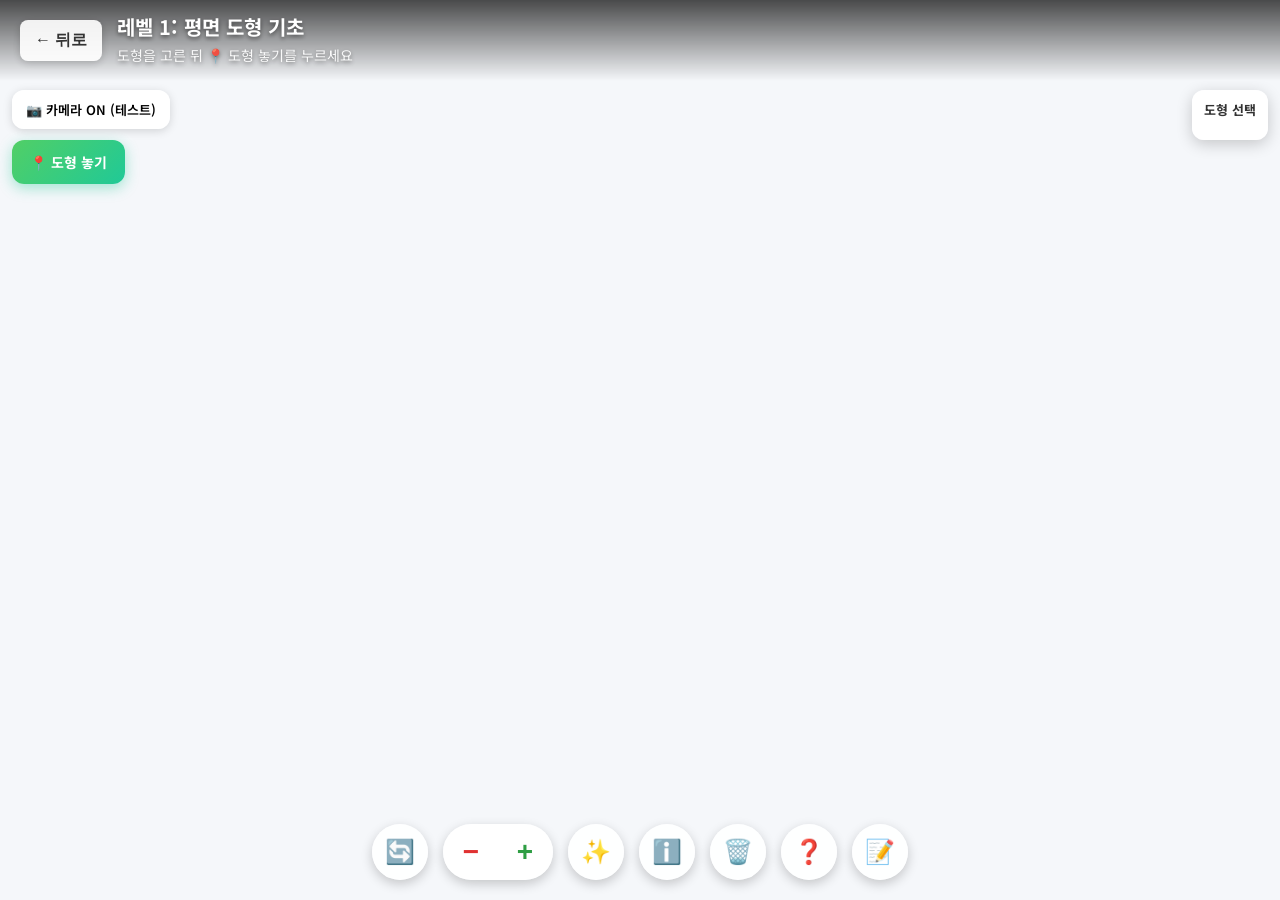
<file: ar-marker.html>
<!DOCTYPE html>
<html lang="ko">
<head>
  <meta charset="UTF-8">
  <meta name="viewport" content="width=device-width, initial-scale=1.0">
  <meta http-equiv="Cache-Control" content="no-cache, no-store, must-revalidate">
  <title>AR 학습 (마커) - 도형 왕국</title>
  <script>
    window.__AR_CAMERA_MODE__ = new URLSearchParams(location.search).get('mode') === 'camera';
  </script>
  <script src="https://aframe.io/releases/1.4.0/aframe.min.js"></script>
  <script>
    if (window.__AR_CAMERA_MODE__) {
      document.write('<script src="https://raw.githack.com/AR-js-org/AR.js/master/aframe/build/aframe-ar.js"><\/script>');
    }
  </script>
  <link rel="stylesheet" href="css/style.css">
  <link rel="stylesheet" href="css/ar-ui.css">
  <link href="https://fonts.googleapis.com/css2?family=Noto+Sans+KR:wght@400;500;600;700&display=swap" rel="stylesheet">
  <style>
    .camera-test-panel {
      position: absolute;
      bottom: 90px;
      left: 50%;
      transform: translateX(-50%);
      display: none;
      flex-wrap: wrap;
      gap: 8px;
      justify-content: center;
      max-width: 96%;
      z-index: 1002;
      pointer-events: auto;
    }
    body.mode-camera .camera-test-panel { display: flex; }
    body.mode-3d .camera-test-panel { display: none !important; }
    .camera-test-panel button {
      border: none;
      border-radius: 10px;
      padding: 10px 12px;
      font-family: inherit;
      font-size: 13px;
      font-weight: 600;
      cursor: pointer;
      background: rgba(255,255,255,.95);
      box-shadow: 0 2px 10px rgba(0,0,0,.2);
    }
    .camera-test-panel .sim-btn { background: #fff3bf; }
    .camera-test-panel .link-btn { background: #d0ebff; }
    body.mode-3d .marker-status { display: none !important; }
    body.mode-camera .marker-3d-only { display: none !important; }
    body.mode-camera #btn-delete,
    body.mode-camera #btn-info,
    body.mode-camera #btn-rotate { display: flex !important; }
    body.mode-3d #shape-selector,
    body.mode-3d #btn-place,
    body.mode-3d #scale-controls { display: flex !important; }
    body.mode-3d #shape-selector { display: block !important; }
    body.mode-3d #btn-highlight,
    body.mode-3d #btn-delete { display: flex !important; }
  </style>
</head>
<body class="ar-page">
  <script>document.body.classList.add(window.__AR_CAMERA_MODE__ ? 'mode-camera' : 'mode-3d');</script>

  <div class="ar-overlay">
    <div class="ar-header">
      <button class="btn-back" type="button" onclick="history.back()">← 뒤로</button>
      <div class="ar-info">
        <h2 id="level-title">레벨 1: 평면 도형 기초</h2>
        <p id="level-desc">도형을 고른 뒤 📍 도형 놓기를 누르세요</p>
      </div>
    </div>

    <div class="shape-info" id="shape-info" style="display: none;">
      <div class="shape-info-content">
        <h3 id="shape-name">도형</h3>
        <div class="shape-properties">
          <p class="prop-faces"><strong>면:</strong> <span id="shape-faces">-</span></p>
          <p class="prop-edges"><strong>모서리:</strong> <span id="shape-edges">-</span></p>
          <p class="prop-vertices"><strong>꼭짓점:</strong> <span id="shape-vertices">-</span></p>
          <p class="prop-sides"><strong>변:</strong> <span id="shape-sides">-</span></p>
        </div>
        <p class="shape-description" id="shape-description"></p>
        <div class="shape-formula"><strong id="shape-formula-label">공식:</strong> <span id="shape-volume">-</span></div>
      </div>
      <button class="btn-close" type="button" onclick="closeShapeInfo()">✕</button>
    </div>

    <div class="shape-selector marker-3d-only" id="shape-selector">
      <h4>도형 선택</h4>
      <div class="shape-buttons" id="shape-buttons"></div>
    </div>

    <button class="preview-mode-btn" id="mode-toggle-btn" type="button">📷 카메라 ON (테스트)</button>
    <button class="place-shape-btn marker-3d-only" id="btn-place" type="button" onclick="placeShape()">📍 도형 놓기</button>

    <div class="camera-test-panel" id="camera-test-panel">
      <button type="button" class="sim-btn" id="btn-sim" onclick="simulateMarker()">✨ 마커 시뮬레이션</button>
      <button type="button" class="link-btn" onclick="window.open('markers-test.html','_blank')">🖥 화면 마커 열기</button>
    </div>

    <div class="ar-controls">
      <button class="control-btn" id="btn-rotate" type="button" title="회전" onclick="toggleRotation()">🔄</button>
      <div class="scale-controls marker-3d-only" id="scale-controls" title="크기 조절">
        <button class="control-btn scale-btn" id="btn-scale-down" type="button" title="작게" onclick="scaleDown()">−</button>
        <button class="control-btn scale-btn" id="btn-scale-up" type="button" title="크게" onclick="scaleUp()">+</button>
      </div>
      <button class="control-btn marker-3d-only" id="btn-highlight" type="button" title="강조" onclick="toggleHighlight()">✨</button>
      <button class="control-btn" id="btn-info" type="button" title="정보" onclick="toggleShapeInfo()">ℹ️</button>
      <button class="control-btn marker-3d-only" id="btn-delete" type="button" title="삭제" onclick="deleteShape()">🗑️</button>
      <button class="control-btn" id="btn-help" type="button" title="도움말" onclick="showHelp()">❓</button>
      <button class="control-btn" id="btn-quiz" type="button" title="퀴즈" onclick="arController && arController.startQuiz()">📝</button>
    </div>

    <div class="marker-status" id="marker-status" style="display: none;">
      <p>📷 마커를 비추거나 시뮬레이션을 누르세요</p>
    </div>

    <div class="modal" id="help-modal" style="display: none;">
      <div class="modal-content">
        <h3>사용 방법</h3>
        <ol>
          <li><strong>기본은 카메라 없이</strong> 3D로 학습합니다.</li>
          <li>도형을 고른 뒤 <strong>📍 도형 놓기</strong>를 누르세요.</li>
          <li><strong>− / +</strong>로 크기, 🗑️로 삭제할 수 있습니다.</li>
          <li>마커·카메라 테스트는 <strong>카메라 ON (테스트)</strong>에서 하세요.</li>
          <li>인쇄 없이: <strong>마커 시뮬레이션</strong> 또는 <strong>화면 마커 열기</strong></li>
        </ol>
        <button class="btn btn-primary" type="button" onclick="closeHelp()">확인</button>
      </div>
    </div>
  </div>

  <div id="scene-root"></div>

  <script>
    (function buildScene() {
      var cameraMode = window.__AR_CAMERA_MODE__;
      var root = document.getElementById('scene-root');
      if (cameraMode) {
        root.innerHTML = [
          '<a-scene id="ar-scene" embedded',
          ' arjs="sourceType: webcam; debugUIEnabled: false; detectionMode: mono_and_matrix; matrixCodeType: 3x3;"',
          ' vr-mode-ui="enabled: false"',
          ' renderer="logarithmicDepthBuffer: true; precision: medium;"',
          ' loading-screen="enabled: false">',
          '  <a-entity id="camera-rig" position="0 0 0">',
          '    <a-entity camera look-controls wasd-controls="enabled: false"></a-entity>',
          '  </a-entity>',
          '  <a-marker preset="hiro" id="marker-hiro"></a-marker>',
          '  <a-marker preset="kanji" id="marker-kanji"></a-marker>',
          '  <a-marker preset="letterA" id="marker-letterA"></a-marker>',
          '  <a-entity id="ground-anchor" visible="false" position="0 0 0">',
          '    <a-plane id="ground-plane" class="ground-plane" rotation="-90 0 0" width="14" height="14"',
          '      material="color: #51CF66; opacity: 0.5; transparent: true; shader: flat"></a-plane>',
          '    <a-entity id="shapes-container"></a-entity>',
          '  </a-entity>',
          '</a-scene>'
        ].join('');
      } else {
        root.innerHTML = [
          '<a-scene id="ar-scene" embedded background="color: #D0EBFF"',
          ' vr-mode-ui="enabled: false" device-orientation-permission-ui="enabled: false"',
          ' renderer="antialias: true; colorManagement: true" loading-screen="enabled: false">',
          '  <a-entity id="camera-rig" position="0 2.4 4.5" rotation="-28 0 0">',
          '    <a-entity id="main-camera" camera="active: true"',
          '      look-controls="magicWindowTrackingEnabled: false; pointerLockEnabled: false"',
          '      wasd-controls="enabled: false"></a-entity>',
          '  </a-entity>',
          '  <a-entity light="type: ambient; color: #FFF; intensity: 0.85"></a-entity>',
          '  <a-entity light="type: directional; color: #FFF; intensity: 0.6" position="2 4 2"></a-entity>',
          '  <a-entity id="ground-anchor" position="0 0 0" visible="true">',
          '    <a-plane id="ground-plane" class="ground-plane" rotation="-90 0 0" width="14" height="14"',
          '      material="color: #51CF66; opacity: 0.55; transparent: true; shader: flat; side: double"></a-plane>',
          '    <a-entity id="shapes-container"></a-entity>',
          '  </a-entity>',
          '</a-scene>'
        ].join('');
      }
    })();
  </script>

  <script src="js/geometry-shapes.js"></script>
  <script src="js/ar-3d-helper.js?v=11"></script>
  <script src="js/ar-shape-controls.js?v=13"></script>
  <script src="js/ar-marker.js?v=13"></script>

  <script>
    function placeShape() { if (window.arController) arController.placeSelectedShape(); }
    function toggleShapeInfo() { if (window.arController) arController.toggleShapeInfo(); }
    function closeShapeInfo() { if (window.ARShapeControls) ARShapeControls.hideInfoPanel(); }
    function toggleRotation() { if (window.arController) arController.toggleRotation(); }
    function scaleUp() { if (window.arController) arController.scaleUp(); }
    function scaleDown() { if (window.arController) arController.scaleDown(); }
    function toggleHighlight() { if (window.arController) arController.toggleHighlight(); }
    function deleteShape() { if (window.arController) arController.deleteCurrentShape(); }
    function simulateMarker() { if (window.arController) arController.simulateNextMarker(); }
    function showHelp() { document.getElementById('help-modal').style.display = 'flex'; }
    function closeHelp() { document.getElementById('help-modal').style.display = 'none'; }
  </script>
</body>
</html>
</file>
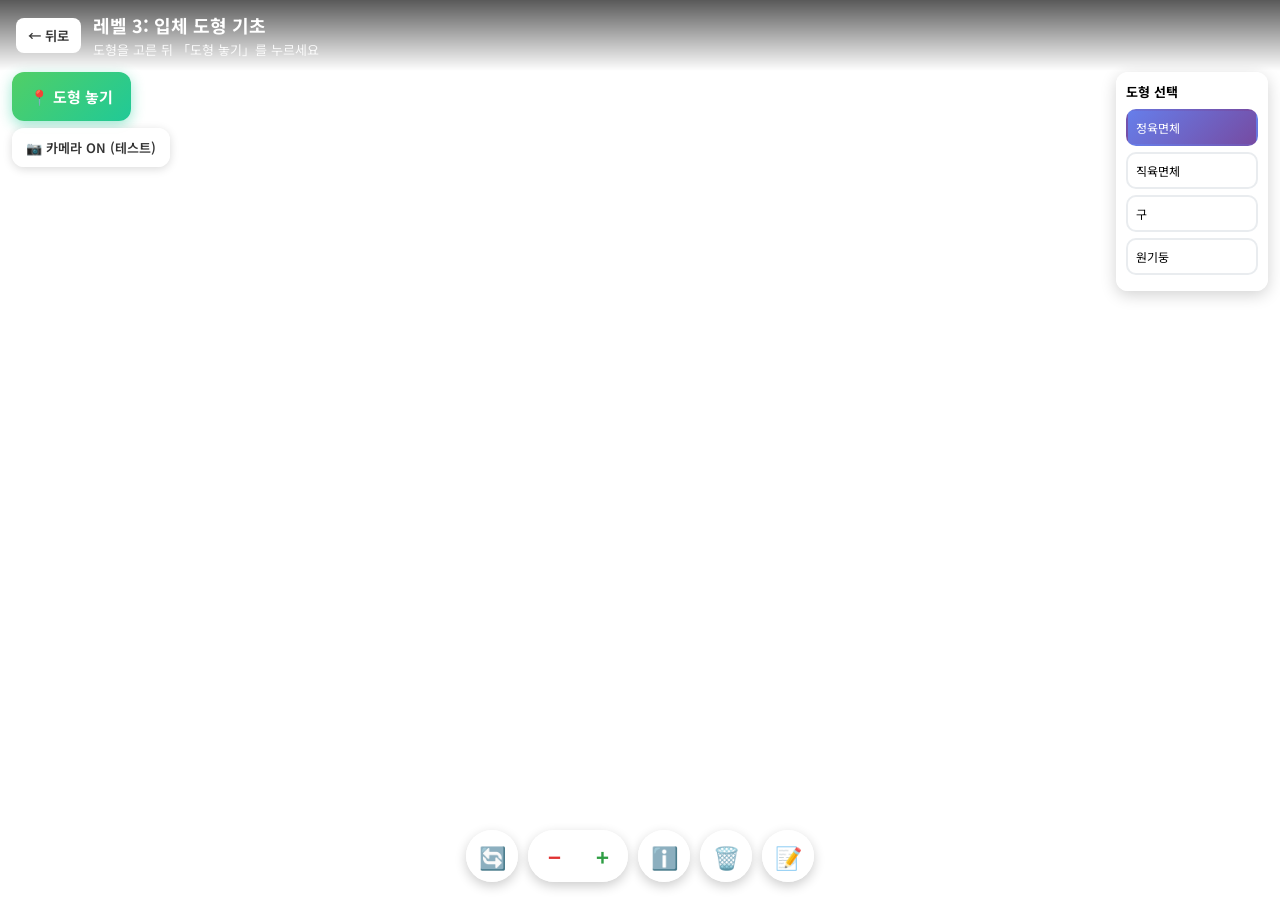
<file: ar-markerless.html>
<!DOCTYPE html>
<html lang="ko">
<head>
  <meta charset="UTF-8">
  <meta name="viewport" content="width=device-width, initial-scale=1.0">
  <meta http-equiv="Cache-Control" content="no-cache, no-store, must-revalidate">
  <meta http-equiv="Pragma" content="no-cache">
  <meta http-equiv="Expires" content="0">
  <title>입체 도형 학습 - 도형 왕국</title>
  <script src="https://aframe.io/releases/1.4.0/aframe.min.js"></script>
  <link href="https://fonts.googleapis.com/css2?family=Noto+Sans+KR:wght@400;500;600;700&display=swap" rel="stylesheet">
  <style>
    html, body { margin: 0; height: 100%; overflow: hidden; font-family: 'Noto Sans KR', sans-serif; }
    #ar-scene { position: fixed; inset: 0; width: 100%; height: 100%; z-index: 0; }
    .ui {
      position: fixed; inset: 0; z-index: 10; pointer-events: none;
    }
    .ui * { pointer-events: auto; }
    .ui-header {
      position: absolute; top: 0; left: 0; right: 0;
      display: flex; align-items: center; gap: 12px;
      padding: 12px 16px;
      background: linear-gradient(to bottom, rgba(0,0,0,.65), transparent);
      color: #fff;
    }
    .ui-header h2 { margin: 0; font-size: 18px; }
    .ui-header p { margin: 2px 0 0; font-size: 13px; opacity: .9; }
    .btn-back, .btn-place, .shape-btn, .ctrl-btn {
      border: none; cursor: pointer; font-family: inherit;
    }
    .btn-back {
      background: #fff; color: #333; border-radius: 8px; padding: 8px 12px; font-weight: 600;
    }
    .btn-place {
      position: absolute; top: 72px; left: 12px;
      background: linear-gradient(135deg, #51CF66, #20C997);
      color: #fff; font-weight: 700; font-size: 15px;
      padding: 14px 18px; border-radius: 12px;
      box-shadow: 0 4px 14px rgba(32,201,151,.45);
    }
    .btn-camera-test {
      position: absolute; top: 128px; left: 12px;
      background: rgba(255,255,255,.95);
      color: #333; font-weight: 600; font-size: 13px;
      padding: 10px 14px; border-radius: 12px;
      box-shadow: 0 2px 10px rgba(0,0,0,.15);
    }
    .shape-panel {
      position: absolute; top: 72px; right: 12px;
      background: rgba(255,255,255,.95); border-radius: 12px; padding: 10px;
      width: 132px; box-shadow: 0 4px 16px rgba(0,0,0,.18);
    }
    .shape-panel h4 { margin: 0 0 8px; font-size: 13px; }
    .shape-btn {
      display: flex; align-items: center; gap: 8px; width: 100%;
      margin-bottom: 6px; padding: 8px; border-radius: 10px;
      background: #fff; border: 2px solid #e9ecef; font-size: 12px;
    }
    .shape-btn.active {
      background: linear-gradient(135deg, #667eea, #764ba2);
      color: #fff; border-color: transparent;
    }
    .controls {
      position: absolute; bottom: 18px; left: 50%; transform: translateX(-50%);
      display: flex; gap: 10px; align-items: center;
    }
    .ctrl-btn {
      width: 52px; height: 52px; border-radius: 50%;
      background: rgba(255,255,255,.95); font-size: 22px;
      box-shadow: 0 4px 12px rgba(0,0,0,.2);
    }
    .scale-box {
      display: flex; gap: 4px; background: rgba(255,255,255,.95);
      border-radius: 26px; padding: 4px; box-shadow: 0 4px 12px rgba(0,0,0,.2);
    }
    .scale-box .ctrl-btn { width: 44px; height: 44px; box-shadow: none; background: transparent; font-weight: 700; }
    #btn-minus { color: #e03131; }
    #btn-plus { color: #2f9e44; }
    .toast {
      position: fixed; bottom: 90px; left: 50%; transform: translateX(-50%);
      background: rgba(0,0,0,.85); color: #fff; padding: 10px 18px;
      border-radius: 20px; font-size: 14px; z-index: 20; pointer-events: none;
    }
    .info-panel {
      display: none; position: absolute; top: 72px; left: 50%; transform: translateX(-50%);
      background: rgba(255,255,255,.96); border-radius: 12px; padding: 12px 16px;
      min-width: 220px; box-shadow: 0 4px 16px rgba(0,0,0,.2); font-size: 13px;
    }
    .info-panel.visible { display: block; }
    .info-panel h3 { margin: 0 0 6px; font-size: 16px; }
  </style>
</head>
<body>
  <div class="ui">
    <div class="ui-header">
      <button class="btn-back" type="button" id="btn-back">← 뒤로</button>
      <div>
        <h2 id="level-title">레벨 3: 입체 도형</h2>
        <p id="level-desc">도형을 고른 뒤 「도형 놓기」를 누르세요</p>
      </div>
    </div>

    <button class="btn-place" type="button" id="btn-place">📍 도형 놓기</button>
    <button class="btn-place btn-camera-test" type="button" id="btn-camera-test">📷 카메라 ON (테스트)</button>

    <div class="shape-panel" id="shape-panel">
      <h4>도형 선택</h4>
      <div id="shape-buttons"></div>
    </div>

    <div class="info-panel" id="info-panel">
      <h3 id="info-name">-</h3>
      <p>면: <span id="info-faces">-</span> / 모서리: <span id="info-edges">-</span> / 꼭짓점: <span id="info-vertices">-</span></p>
      <p id="info-desc">-</p>
      <p>부피: <span id="info-formula">-</span></p>
      <button type="button" id="btn-info-close" style="margin-top:6px;">닫기</button>
    </div>

    <div class="controls">
      <button class="ctrl-btn" type="button" id="btn-rotate" title="회전">🔄</button>
      <div class="scale-box">
        <button class="ctrl-btn" type="button" id="btn-minus" title="작게">−</button>
        <button class="ctrl-btn" type="button" id="btn-plus" title="크게">+</button>
      </div>
      <button class="ctrl-btn" type="button" id="btn-info" title="정보">ℹ️</button>
      <button class="ctrl-btn" type="button" id="btn-delete" title="삭제">🗑️</button>
      <button class="ctrl-btn" type="button" id="btn-quiz" title="퀴즈">📝</button>
    </div>
  </div>

  <a-scene
    id="ar-scene"
    embedded
    background="color: #B2F2BB"
    vr-mode-ui="enabled: false"
    device-orientation-permission-ui="enabled: false"
    loading-screen="enabled: false"
    renderer="antialias: true; colorManagement: true">

    <a-entity id="rig" position="0 2.2 5" rotation="-25 0 0">
      <a-entity
        id="cam"
        camera="active: true"
        look-controls="magicWindowTrackingEnabled: false; pointerLockEnabled: false"
        wasd-controls="enabled: false"
        cursor="rayOrigin: mouse; fuse: false"
        raycaster="objects: .placed-shape, #ground, a-box, a-sphere, a-cylinder, a-cone, a-plane; far: 100">
      </a-entity>
    </a-entity>

    <a-entity light="type: ambient; intensity: 0.9"></a-entity>
    <a-entity light="type: directional; intensity: 0.7" position="2 5 3"></a-entity>

    <a-plane
      id="ground"
      position="0 0 0"
      rotation="-90 0 0"
      width="16"
      height="16"
      color="#51CF66"
      opacity="0.7"
      material="transparent: true; shader: flat; side: double">
    </a-plane>

    <a-entity id="shapes"></a-entity>
  </a-scene>

  <script>
(function () {
  'use strict';

  var LEVEL_SHAPES = {
    3: [
      { type: 'cube', name: '정육면체', color: '#845EF7', faces: 6, edges: 12, vertices: 8, formula: 'a³', desc: '모든 면이 정사각형인 입체' },
      { type: 'box', name: '직육면체', color: '#51CF66', faces: 6, edges: 12, vertices: 8, formula: '가로×세로×높이', desc: '직사각형 면으로 이루어진 입체' },
      { type: 'sphere', name: '구', color: '#FF6B6B', faces: 1, edges: 0, vertices: 0, formula: '4/3πr³', desc: '모든 점이 중심에서 같은 거리' },
      { type: 'cylinder', name: '원기둥', color: '#20C997', faces: 3, edges: 2, vertices: 0, formula: 'πr²h', desc: '원 밑면과 옆면으로 이루어진 입체' }
    ],
    4: [
      { type: 'prism', name: '육각기둥', color: '#339AF0', faces: 8, edges: 18, vertices: 12, formula: '밑넓이×높이', desc: '육각형 밑면의 각기둥' },
      { type: 'pyramid', name: '사각뿔', color: '#FF922B', faces: 5, edges: 8, vertices: 5, formula: '1/3×밑넓이×높이', desc: '사각형 밑면과 삼각형 옆면' },
      { type: 'cone', name: '원뿔', color: '#F06595', faces: 2, edges: 1, vertices: 1, formula: '1/3πr²h', desc: '원 밑면과 꼭짓점' },
      { type: 'cube', name: '정육면체', color: '#845EF7', faces: 6, edges: 12, vertices: 8, formula: 'a³', desc: '모든 면이 정사각형인 입체' }
    ]
  };

  var params = new URLSearchParams(window.location.search);
  var levelId = parseInt(params.get('level'), 10) || 3;
  if (levelId < 3) levelId = 3;
  if (levelId > 4) levelId = 4;

  var shapes = LEVEL_SHAPES[levelId] || LEVEL_SHAPES[3];
  var selectedType = shapes[0].type;
  var selectedColor = shapes[0].color;
  var placed = [];
  var current = null;
  var rotating = false;
  var placeIndex = 0;

  function $(id) { return document.getElementById(id); }

  function toast(msg) {
    var old = document.querySelector('.toast');
    if (old) old.remove();
    var el = document.createElement('div');
    el.className = 'toast';
    el.textContent = msg;
    document.body.appendChild(el);
    setTimeout(function () { el.remove(); }, 1800);
  }

  function getInfo(type) {
    for (var i = 0; i < shapes.length; i++) {
      if (shapes[i].type === type) return shapes[i];
    }
    return shapes[0];
  }

  function buildButtons() {
    var box = $('shape-buttons');
    box.innerHTML = '';
    shapes.forEach(function (s, idx) {
      var btn = document.createElement('button');
      btn.type = 'button';
      btn.className = 'shape-btn' + (idx === 0 ? ' active' : '');
      btn.dataset.type = s.type;
      btn.dataset.color = s.color;
      btn.textContent = s.name;
      btn.addEventListener('click', function () {
        selectedType = s.type;
        selectedColor = s.color;
        document.querySelectorAll('.shape-btn').forEach(function (b) {
          b.classList.toggle('active', b.dataset.type === s.type);
        });
        toast(s.name + ' 선택');
      });
      box.appendChild(btn);
    });
  }

  function makeShapeEntity(type, color) {
    var el;
    if (type === 'cube') {
      el = document.createElement('a-box');
      el.setAttribute('width', '0.9');
      el.setAttribute('height', '0.9');
      el.setAttribute('depth', '0.9');
    } else if (type === 'box') {
      el = document.createElement('a-box');
      el.setAttribute('width', '1.3');
      el.setAttribute('height', '0.7');
      el.setAttribute('depth', '0.9');
    } else if (type === 'sphere') {
      el = document.createElement('a-sphere');
      el.setAttribute('radius', '0.45');
    } else if (type === 'cylinder') {
      el = document.createElement('a-cylinder');
      el.setAttribute('radius', '0.4');
      el.setAttribute('height', '0.9');
    } else if (type === 'cone') {
      el = document.createElement('a-cone');
      el.setAttribute('radius-bottom', '0.45');
      el.setAttribute('radius-top', '0');
      el.setAttribute('height', '0.9');
    } else if (type === 'pyramid') {
      el = document.createElement('a-cone');
      el.setAttribute('radius-bottom', '0.55');
      el.setAttribute('radius-top', '0');
      el.setAttribute('height', '0.9');
      el.setAttribute('segments-radial', '4');
    } else if (type === 'prism') {
      el = document.createElement('a-cylinder');
      el.setAttribute('radius', '0.45');
      el.setAttribute('height', '0.9');
      el.setAttribute('segments-radial', '6');
    } else {
      el = document.createElement('a-box');
      el.setAttribute('width', '0.9');
      el.setAttribute('height', '0.9');
      el.setAttribute('depth', '0.9');
    }
    el.setAttribute('color', color);
    el.setAttribute('shadow', 'cast: true');
    el.classList.add('placed-shape');
    el.dataset.shapeType = type;
    el.dataset.baseScale = '1';
    return el;
  }

  function groundY(type) {
    if (type === 'sphere') return 0.45;
    if (type === 'cylinder' || type === 'cone' || type === 'pyramid' || type === 'prism') return 0.45;
    if (type === 'box') return 0.35;
    return 0.45;
  }

  function defaultPos(index, type) {
    var col = index % 3;
    var row = Math.floor(index / 3);
    return {
      x: (col - 1) * 1.3,
      y: groundY(type),
      z: -0.3 - row * 1.3
    };
  }

  function clearSelection() {
    placed.forEach(function (item) {
      item.el.removeAttribute('animation__pulse');
      item.el.querySelectorAll('.sel-ring, .selection-ring').forEach(function (ring) {
        if (ring.parentNode) ring.parentNode.removeChild(ring);
      });
      var s = parseFloat(item.el.dataset.baseScale || '1');
      item.el.setAttribute('scale', s + ' ' + s + ' ' + s);
    });
  }

  function selectEntity(el) {
    if (!el) return;
    clearSelection();
    current = el;
    var s = parseFloat(el.dataset.baseScale || '1');
    el.setAttribute('scale', (s * 1.08) + ' ' + (s * 1.08) + ' ' + (s * 1.08));

    var info = getInfo(el.dataset.shapeType);
    selectedType = info.type;
    selectedColor = info.color;
    document.querySelectorAll('.shape-btn').forEach(function (b) {
      b.classList.toggle('active', b.dataset.type === info.type);
    });
    updateInfoPanel(info);
  }

  function updateInfoPanel(info) {
    $('info-name').textContent = info.name;
    $('info-faces').textContent = info.faces + '개';
    $('info-edges').textContent = info.edges + '개';
    $('info-vertices').textContent = info.vertices + '개';
    $('info-desc').textContent = info.desc;
    $('info-formula').textContent = info.formula;
  }

  function placeShape() {
    var container = $('shapes');
    if (!container) {
      toast('화면을 불러오는 중입니다');
      return;
    }
    if (typeof AFRAME === 'undefined') {
      toast('3D 엔진 로딩 중입니다. 잠시 후 다시 눌러주세요');
      return;
    }

    var info = getInfo(selectedType);
    var el = makeShapeEntity(selectedType, selectedColor);
    var pos = defaultPos(placeIndex, selectedType);
    placeIndex += 1;

    el.setAttribute('position', pos.x + ' ' + pos.y + ' ' + pos.z);
    container.appendChild(el);
    placed.push({ el: el, type: selectedType });

    // 클릭으로 선택
    el.addEventListener('click', function (ev) {
      ev.stopPropagation();
      selectEntity(el);
      toast(info.name + ' 선택됨');
    });

    selectEntity(el);
    toast(info.name + ' 배치 완료!');
  }

  function scaleBy(delta) {
    if (!current) {
      toast('먼저 도형을 놓거나 선택하세요');
      return;
    }
    var s = parseFloat(current.dataset.baseScale || '1');
    s = Math.max(0.3, Math.min(2.0, s + delta));
    current.dataset.baseScale = String(s);
    var show = s * 1.08;
    current.setAttribute('scale', show + ' ' + show + ' ' + show);
    toast('크기 ' + (delta > 0 ? '+' : '−') + ' (' + s.toFixed(1) + ')');
  }

  var rotDragging = false;
  var rotLastX = 0;
  var rotLastY = 0;
  var rotBound = false;

  function setLookControls(enabled) {
    var cam = $('cam');
    if (!cam) return;
    if (enabled) {
      cam.setAttribute('look-controls', 'enabled: true; magicWindowTrackingEnabled: false; pointerLockEnabled: false');
    } else {
      cam.setAttribute('look-controls', 'enabled: false');
    }
  }

  function applyDragRotation(dx, dy) {
    if (!current) return;
    var rot = current.getAttribute('rotation') || { x: 0, y: 0, z: 0 };
    var x = Number(rot.x) || 0;
    var y = Number(rot.y) || 0;
    var z = Number(rot.z) || 0;
    var speed = 0.6;
    y -= dx * speed;
    x += dy * speed;
    current.setAttribute('rotation', x + ' ' + y + ' ' + z);
  }

  function bindDragRotate() {
    if (rotBound) return;
    rotBound = true;

    function isUi(t) {
      return !!(t && t.closest && t.closest('button, .ui, .shape-panel, .info-panel, .controls, .btn-place, .btn-camera-test'));
    }

    window.addEventListener('mousedown', function (e) {
      if (!rotating || !current || isUi(e.target)) return;
      rotDragging = true;
      rotLastX = e.clientX;
      rotLastY = e.clientY;
      setLookControls(false);
      document.body.style.cursor = 'grabbing';
    }, true);

    window.addEventListener('mousemove', function (e) {
      if (!rotDragging || !rotating || !current) return;
      applyDragRotation(e.clientX - rotLastX, e.clientY - rotLastY);
      rotLastX = e.clientX;
      rotLastY = e.clientY;
    }, true);

    window.addEventListener('mouseup', function () {
      if (!rotDragging) return;
      rotDragging = false;
      document.body.style.cursor = rotating ? 'grab' : '';
      if (!rotating) setLookControls(true);
    }, true);

    window.addEventListener('touchstart', function (e) {
      if (!rotating || !current || isUi(e.target)) return;
      var t = e.touches[0];
      if (!t) return;
      rotDragging = true;
      rotLastX = t.clientX;
      rotLastY = t.clientY;
      setLookControls(false);
      if (e.cancelable) e.preventDefault();
    }, { capture: true, passive: false });

    window.addEventListener('touchmove', function (e) {
      if (!rotDragging || !rotating || !current) return;
      var t = e.touches[0];
      if (!t) return;
      applyDragRotation(t.clientX - rotLastX, t.clientY - rotLastY);
      rotLastX = t.clientX;
      rotLastY = t.clientY;
      if (e.cancelable) e.preventDefault();
    }, { capture: true, passive: false });

    window.addEventListener('touchend', function () {
      if (!rotDragging) return;
      rotDragging = false;
      document.body.style.cursor = rotating ? 'grab' : '';
      if (!rotating) setLookControls(true);
    }, true);
  }

  function toggleRotate() {
    if (!current) {
      toast('먼저 도형을 놓거나 선택하세요');
      return;
    }
    current.removeAttribute('animation');
    rotating = !rotating;
    bindDragRotate();
    if (rotating) {
      document.getElementById('btn-rotate').classList.add('active');
      document.body.style.cursor = 'grab';
      toast('회전 모드 ON — 마우스로 드래그하세요');
    } else {
      document.getElementById('btn-rotate').classList.remove('active');
      document.body.style.cursor = '';
      setLookControls(true);
      toast('회전 모드 OFF');
    }
  }

  function deleteCurrent() {
    if (!current) {
      toast('먼저 도형을 선택하세요');
      return;
    }
    var name = getInfo(current.dataset.shapeType).name;
    var el = current;
    placed = placed.filter(function (p) { return p.el !== el; });
    if (el.parentNode) el.parentNode.removeChild(el);
    current = null;
    rotating = false;
    $('info-panel').classList.remove('visible');
    if (placed.length) {
      selectEntity(placed[placed.length - 1].el);
    }
    toast(name + '을(를) 삭제했습니다');
  }

  function toggleInfo() {
    if (!current) {
      toast('먼저 도형을 놓거나 선택하세요');
      return;
    }
    var panel = $('info-panel');
    panel.classList.toggle('visible');
    if (panel.classList.contains('visible')) {
      updateInfoPanel(getInfo(current.dataset.shapeType));
    }
  }

  // UI 연결
  $('btn-back').onclick = function () { history.back(); };
  $('btn-place').onclick = function (e) {
    e.preventDefault();
    e.stopPropagation();
    if (rotating) {
      toast('회전 모드에서는 도형을 놓을 수 없습니다. 🔄를 다시 누르세요');
      return;
    }
    placeShape();
  };
  $('btn-plus').onclick = function () { scaleBy(0.2); };
  $('btn-minus').onclick = function () { scaleBy(-0.2); };
  $('btn-rotate').onclick = toggleRotate;
  $('btn-delete').onclick = deleteCurrent;
  $('btn-info').onclick = toggleInfo;
  $('btn-info-close').onclick = function () { $('info-panel').classList.remove('visible'); };
  $('btn-quiz').onclick = function () { location.href = 'quiz.html?level=' + levelId; };
  $('btn-camera-test').onclick = function () {
    toast('마커·카메라 테스트는 레벨 1–2에서 하세요');
    setTimeout(function () {
      location.href = 'ar-marker.html?level=1&mode=camera';
    }, 900);
  };

  // 바닥 클릭으로도 배치 (회전 모드가 아닐 때만)
  var ground = $('ground');
  if (ground) {
    ground.addEventListener('click', function () {
      if (rotating) return;
      placeShape();
    });
  }

  // 제목
  $('level-title').textContent = levelId === 4 ? '레벨 4: 입체 도형 심화' : '레벨 3: 입체 도형 기초';
  buildButtons();

  // A-Frame 로드 후 안내 + 샘플 도형 1개 자동 배치
  function readyCheck(tries) {
    tries = tries || 0;
    var scene = $('ar-scene');
    var container = $('shapes');

    if (typeof AFRAME === 'undefined' || !scene || !container) {
      if (tries < 20) {
        setTimeout(function () { readyCheck(tries + 1); }, 300);
      } else {
        toast('3D 엔진을 불러오지 못했습니다. 인터넷 연결을 확인하세요');
      }
      return;
    }

    function onSceneReady() {
      toast('도형을 고른 뒤 「📍 도형 놓기」를 누르세요');
      // 화면에 바로 보이도록 샘플 1개 배치
      if (placed.length === 0) {
        placeShape();
      }
    }

    if (scene.hasLoaded) {
      onSceneReady();
    } else {
      scene.addEventListener('loaded', onSceneReady);
      // 혹시 loaded 이벤트를 놓친 경우
      setTimeout(function () {
        if (placed.length === 0) onSceneReady();
      }, 1500);
    }
  }
  readyCheck();
})();
  </script>
</body>
</html>
</file>
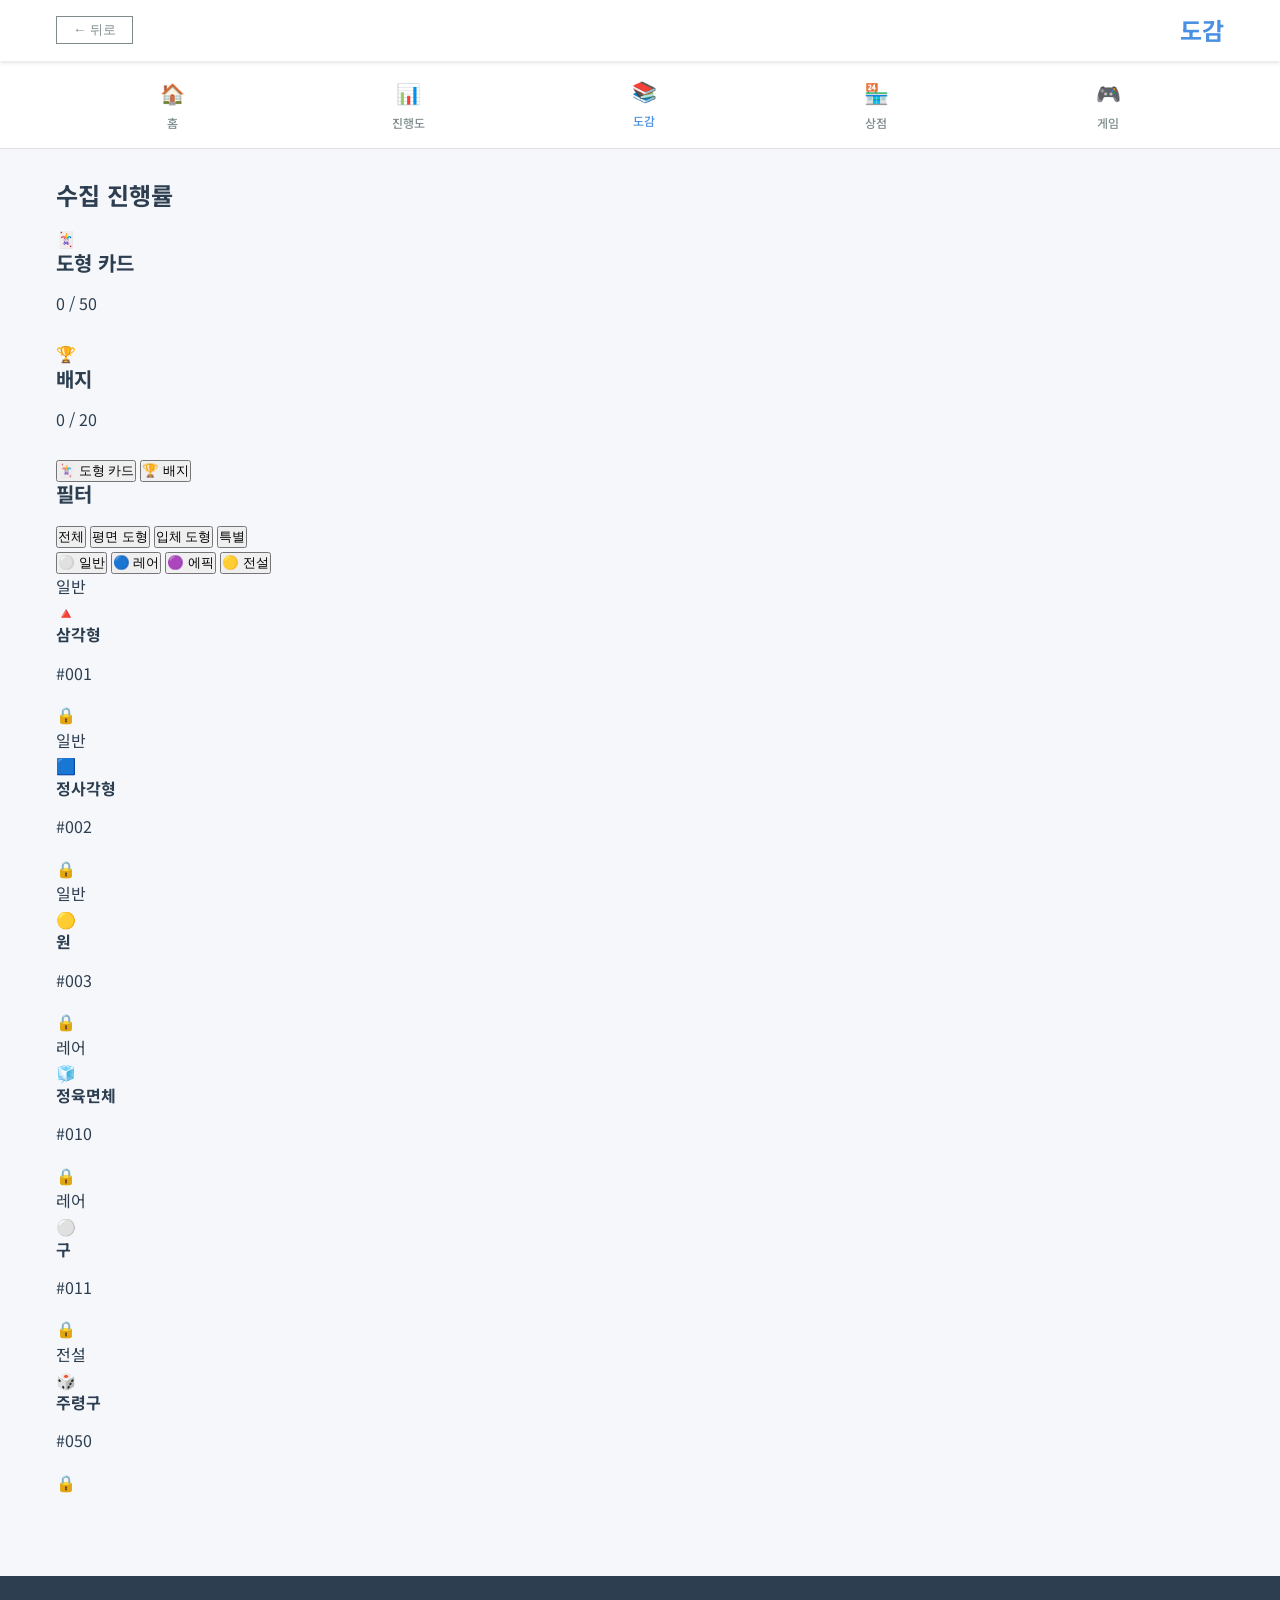
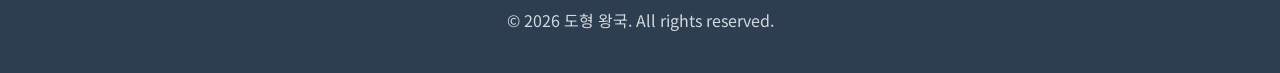
<file: collection.html>
<!DOCTYPE html>
<html lang="ko">
<head>
  <meta charset="UTF-8">
  <meta name="viewport" content="width=device-width, initial-scale=1.0">
  <meta name="description" content="도형 카드와 배지를 수집하세요">
  <title>도감 - 도형 왕국</title>
  
  <!-- CSS -->
  <link rel="stylesheet" href="css/style.css">
  <link rel="stylesheet" href="css/responsive.css">
  
  <!-- Google Fonts -->
  <link href="https://fonts.googleapis.com/css2?family=Noto+Sans+KR:wght@400;500;600;700&display=swap" rel="stylesheet">
</head>
<body class="collection-page">
  <!-- 헤더 -->
  <header class="header">
    <div class="container">
      <button class="btn-back" onclick="history.back()">← 뒤로</button>
      <h1>도감</h1>
    </div>
  </header>

  <!-- 네비게이션 -->
  <nav class="nav">
    <div class="container">
      <ul class="nav-list">
        <li class="nav-item">
          <a href="index.html">
            <span class="icon">🏠</span>
            <span class="text">홈</span>
          </a>
        </li>
        <li class="nav-item">
          <a href="progress.html">
            <span class="icon">📊</span>
            <span class="text">진행도</span>
          </a>
        </li>
        <li class="nav-item active">
          <a href="collection.html">
            <span class="icon">📚</span>
            <span class="text">도감</span>
          </a>
        </li>
        <li class="nav-item">
          <a href="shop.html">
            <span class="icon">🏪</span>
            <span class="text">상점</span>
          </a>
        </li>
        <li class="nav-item">
          <a href="minigames.html">
            <span class="icon">🎮</span>
            <span class="text">게임</span>
          </a>
        </li>
      </ul>
    </div>
  </nav>

  <!-- 메인 콘텐츠 -->
  <main class="main">
    <div class="container">
      <!-- 수집 진행률 -->
      <section class="collection-progress">
        <h2>수집 진행률</h2>
        <div class="progress-cards">
          <div class="progress-card">
            <div class="progress-icon">🃏</div>
            <div class="progress-info">
              <h3>도형 카드</h3>
              <p class="progress-count"><span id="cards-collected">0</span> / 50</p>
              <div class="progress-bar-container">
                <div class="progress-bar" id="cards-progress-bar" style="width: 0%"></div>
              </div>
            </div>
          </div>
          <div class="progress-card">
            <div class="progress-icon">🏆</div>
            <div class="progress-info">
              <h3>배지</h3>
              <p class="progress-count"><span id="badges-collected">0</span> / 20</p>
              <div class="progress-bar-container">
                <div class="progress-bar" id="badges-progress-bar" style="width: 0%"></div>
              </div>
            </div>
          </div>
        </div>
      </section>

      <!-- 탭 메뉴 -->
      <section class="collection-tabs">
        <button class="tab-btn active" data-tab="cards" onclick="switchTab('cards')">
          🃏 도형 카드
        </button>
        <button class="tab-btn" data-tab="badges" onclick="switchTab('badges')">
          🏆 배지
        </button>
      </section>

      <!-- 도형 카드 탭 -->
      <section class="tab-content active" id="cards-tab">
        <div class="filter-section">
          <h3>필터</h3>
          <div class="filter-buttons">
            <button class="filter-btn active" data-filter="all" onclick="filterCards('all')">전체</button>
            <button class="filter-btn" data-filter="2d" onclick="filterCards('2d')">평면 도형</button>
            <button class="filter-btn" data-filter="3d" onclick="filterCards('3d')">입체 도형</button>
            <button class="filter-btn" data-filter="special" onclick="filterCards('special')">특별</button>
          </div>
          <div class="rarity-filters">
            <button class="rarity-btn" data-rarity="common" onclick="filterByRarity('common')">
              <span class="rarity-icon common">⚪</span> 일반
            </button>
            <button class="rarity-btn" data-rarity="rare" onclick="filterByRarity('rare')">
              <span class="rarity-icon rare">🔵</span> 레어
            </button>
            <button class="rarity-btn" data-rarity="epic" onclick="filterByRarity('epic')">
              <span class="rarity-icon epic">🟣</span> 에픽
            </button>
            <button class="rarity-btn" data-rarity="legendary" onclick="filterByRarity('legendary')">
              <span class="rarity-icon legendary">🟡</span> 전설
            </button>
          </div>
        </div>

        <div class="cards-grid" id="cards-grid">
          <!-- 카드 예시 (JavaScript로 동적 생성) -->
          <!-- 삼각형 카드 -->
          <div class="card-item locked" data-card-id="triangle" data-type="2d" data-rarity="common">
            <div class="card-rarity common">일반</div>
            <div class="card-icon">🔺</div>
            <h4>삼각형</h4>
            <p class="card-number">#001</p>
            <div class="card-lock">🔒</div>
          </div>

          <!-- 정사각형 카드 -->
          <div class="card-item locked" data-card-id="square" data-type="2d" data-rarity="common">
            <div class="card-rarity common">일반</div>
            <div class="card-icon">🟦</div>
            <h4>정사각형</h4>
            <p class="card-number">#002</p>
            <div class="card-lock">🔒</div>
          </div>

          <!-- 원 카드 -->
          <div class="card-item locked" data-card-id="circle" data-type="2d" data-rarity="common">
            <div class="card-rarity common">일반</div>
            <div class="card-icon">🟡</div>
            <h4>원</h4>
            <p class="card-number">#003</p>
            <div class="card-lock">🔒</div>
          </div>

          <!-- 정육면체 카드 -->
          <div class="card-item locked" data-card-id="cube" data-type="3d" data-rarity="rare">
            <div class="card-rarity rare">레어</div>
            <div class="card-icon">🧊</div>
            <h4>정육면체</h4>
            <p class="card-number">#010</p>
            <div class="card-lock">🔒</div>
          </div>

          <!-- 구 카드 -->
          <div class="card-item locked" data-card-id="sphere" data-type="3d" data-rarity="rare">
            <div class="card-rarity rare">레어</div>
            <div class="card-icon">⚪</div>
            <h4>구</h4>
            <p class="card-number">#011</p>
            <div class="card-lock">🔒</div>
          </div>

          <!-- 주령구 카드 -->
          <div class="card-item locked" data-card-id="juryeonggu" data-type="special" data-rarity="legendary">
            <div class="card-rarity legendary">전설</div>
            <div class="card-icon">🎲</div>
            <h4>주령구</h4>
            <p class="card-number">#050</p>
            <div class="card-lock">🔒</div>
          </div>

          <!-- 나머지 카드들은 JavaScript로 생성 -->
        </div>
      </section>

      <!-- 배지 탭 -->
      <section class="tab-content" id="badges-tab" style="display: none;">
        <div class="badges-grid" id="badges-grid">
          <!-- 배지 예시 -->
          <div class="badge-item locked" data-badge-id="first-step">
            <div class="badge-icon">🏆</div>
            <div class="badge-info">
              <h4>첫 걸음</h4>
              <p class="badge-description">첫 번째 레벨 완료</p>
              <div class="badge-progress">0 / 1</div>
            </div>
            <div class="badge-lock">🔒</div>
          </div>

          <div class="badge-item locked" data-badge-id="explorer">
            <div class="badge-icon">🗺️</div>
            <div class="badge-info">
              <h4>탐험가</h4>
              <p class="badge-description">모든 레벨 방문</p>
              <div class="badge-progress">0 / 7</div>
            </div>
            <div class="badge-lock">🔒</div>
          </div>

          <div class="badge-item locked" data-badge-id="perfectionist">
            <div class="badge-icon">🎯</div>
            <div class="badge-info">
              <h4>완벽주의자</h4>
              <p class="badge-description">모든 레벨 3개 별 획득</p>
              <div class="badge-progress">0 / 7</div>
            </div>
            <div class="badge-lock">🔒</div>
          </div>

          <div class="badge-item locked" data-badge-id="genius">
            <div class="badge-icon">🧠</div>
            <div class="badge-info">
              <h4>수학 천재</h4>
              <p class="badge-description">100문제 정답</p>
              <div class="badge-progress">0 / 100</div>
            </div>
            <div class="badge-lock">🔒</div>
          </div>

          <div class="badge-item locked" data-badge-id="collector">
            <div class="badge-icon">📚</div>
            <div class="badge-info">
              <h4>수집가</h4>
              <p class="badge-description">카드 30장 수집</p>
              <div class="badge-progress">0 / 30</div>
            </div>
            <div class="badge-lock">🔒</div>
          </div>

          <div class="badge-item locked" data-badge-id="master-collector">
            <div class="badge-icon">👑</div>
            <div class="badge-info">
              <h4>마스터 수집가</h4>
              <p class="badge-description">모든 카드 수집</p>
              <div class="badge-progress">0 / 50</div>
            </div>
            <div class="badge-lock">🔒</div>
          </div>

          <div class="badge-item locked" data-badge-id="rich">
            <div class="badge-icon">💰</div>
            <div class="badge-info">
              <h4>부자</h4>
              <p class="badge-description">코인 1000개 보유</p>
              <div class="badge-progress">0 / 1000</div>
            </div>
            <div class="badge-lock">🔒</div>
          </div>

          <div class="badge-item locked" data-badge-id="speedster">
            <div class="badge-icon">⚡</div>
            <div class="badge-info">
              <h4>스피드스터</h4>
              <p class="badge-description">퀴즈를 1분 안에 완료</p>
              <div class="badge-progress">0 / 1</div>
            </div>
            <div class="badge-lock">🔒</div>
          </div>
        </div>
      </section>
    </div>
  </main>

  <!-- 카드 상세 모달 -->
  <div class="modal" id="card-modal" style="display: none;">
    <div class="modal-content card-detail">
      <button class="btn-close" onclick="closeCardModal()">✕</button>
      <div class="card-detail-header">
        <div class="card-detail-icon" id="modal-card-icon">🔺</div>
        <h2 id="modal-card-name">삼각형</h2>
        <p class="card-detail-number" id="modal-card-number">#001</p>
        <div class="card-detail-rarity" id="modal-card-rarity">일반</div>
      </div>
      <div class="card-detail-body">
        <div class="card-detail-info">
          <h4>설명</h4>
          <p id="modal-card-description">변이 3개인 도형입니다.</p>
        </div>
        <div class="card-detail-properties">
          <h4>속성</h4>
          <ul id="modal-card-properties">
            <li>변: 3개</li>
            <li>꼭짓점: 3개</li>
            <li>각: 3개</li>
          </ul>
        </div>
        <div class="card-detail-examples">
          <h4>예시</h4>
          <p id="modal-card-examples">삼각자, 표지판, 피라미드</p>
        </div>
      </div>
    </div>
  </div>

  <!-- 푸터 -->
  <footer class="footer">
    <div class="container">
      <p>&copy; 2026 도형 왕국. All rights reserved.</p>
    </div>
  </footer>

  <!-- JavaScript -->
  <script src="js/utils.js"></script>
  <script src="js/progress-tracker.js"></script>
  
  <script>
    // 페이지 로드 시 초기화
    window.addEventListener('DOMContentLoaded', () => {
      loadCollection();
    });

    function loadCollection() {
      const progress = ProgressTracker.getProgress();
      
      // 수집 진행률 표시
      const cardsCollected = progress.cards ? progress.cards.length : 0;
      const badgesCollected = progress.badges ? progress.badges.length : 0;
      
      document.getElementById('cards-collected').textContent = cardsCollected;
      document.getElementById('badges-collected').textContent = badgesCollected;
      
      const cardsPercentage = (cardsCollected / 50) * 100;
      const badgesPercentage = (badgesCollected / 20) * 100;
      
      document.getElementById('cards-progress-bar').style.width = `${cardsPercentage}%`;
      document.getElementById('badges-progress-bar').style.width = `${badgesPercentage}%`;
      
      // 획득한 카드 표시
      if (progress.cards) {
        progress.cards.forEach(cardId => {
          const cardEl = document.querySelector(`[data-card-id="${cardId}"]`);
          if (cardEl) {
            cardEl.classList.remove('locked');
            cardEl.classList.add('unlocked');
            cardEl.querySelector('.card-lock').style.display = 'none';
          }
        });
      }
      
      // 획득한 배지 표시
      if (progress.badges) {
        progress.badges.forEach(badgeId => {
          const badgeEl = document.querySelector(`[data-badge-id="${badgeId}"]`);
          if (badgeEl) {
            badgeEl.classList.remove('locked');
            badgeEl.classList.add('unlocked');
            badgeEl.querySelector('.badge-lock').style.display = 'none';
          }
        });
      }
    }

    function switchTab(tabName) {
      // 탭 버튼 활성화
      document.querySelectorAll('.tab-btn').forEach(btn => {
        btn.classList.remove('active');
        if (btn.dataset.tab === tabName) {
          btn.classList.add('active');
        }
      });
      
      // 탭 콘텐츠 표시
      document.querySelectorAll('.tab-content').forEach(content => {
        content.style.display = 'none';
      });
      document.getElementById(`${tabName}-tab`).style.display = 'block';
    }

    function filterCards(type) {
      const cards = document.querySelectorAll('.card-item');
      const buttons = document.querySelectorAll('.filter-btn');
      
      // 버튼 활성화
      buttons.forEach(btn => {
        btn.classList.remove('active');
        if (btn.dataset.filter === type) {
          btn.classList.add('active');
        }
      });
      
      // 카드 필터링
      cards.forEach(card => {
        if (type === 'all' || card.dataset.type === type) {
          card.style.display = 'block';
        } else {
          card.style.display = 'none';
        }
      });
    }

    function filterByRarity(rarity) {
      const cards = document.querySelectorAll('.card-item');
      
      cards.forEach(card => {
        if (card.dataset.rarity === rarity) {
          card.style.display = 'block';
        } else {
          card.style.display = 'none';
        }
      });
    }

    function closeCardModal() {
      document.getElementById('card-modal').style.display = 'none';
    }

    // 카드 클릭 이벤트
    document.addEventListener('click', (e) => {
      const cardItem = e.target.closest('.card-item.unlocked');
      if (cardItem) {
        showCardDetail(cardItem.dataset.cardId);
      }
    });

    function showCardDetail(cardId) {
      // 카드 상세 정보 표시 (간단히 처리)
      document.getElementById('card-modal').style.display = 'flex';
    }
  </script>
</body>
</html>
</file>
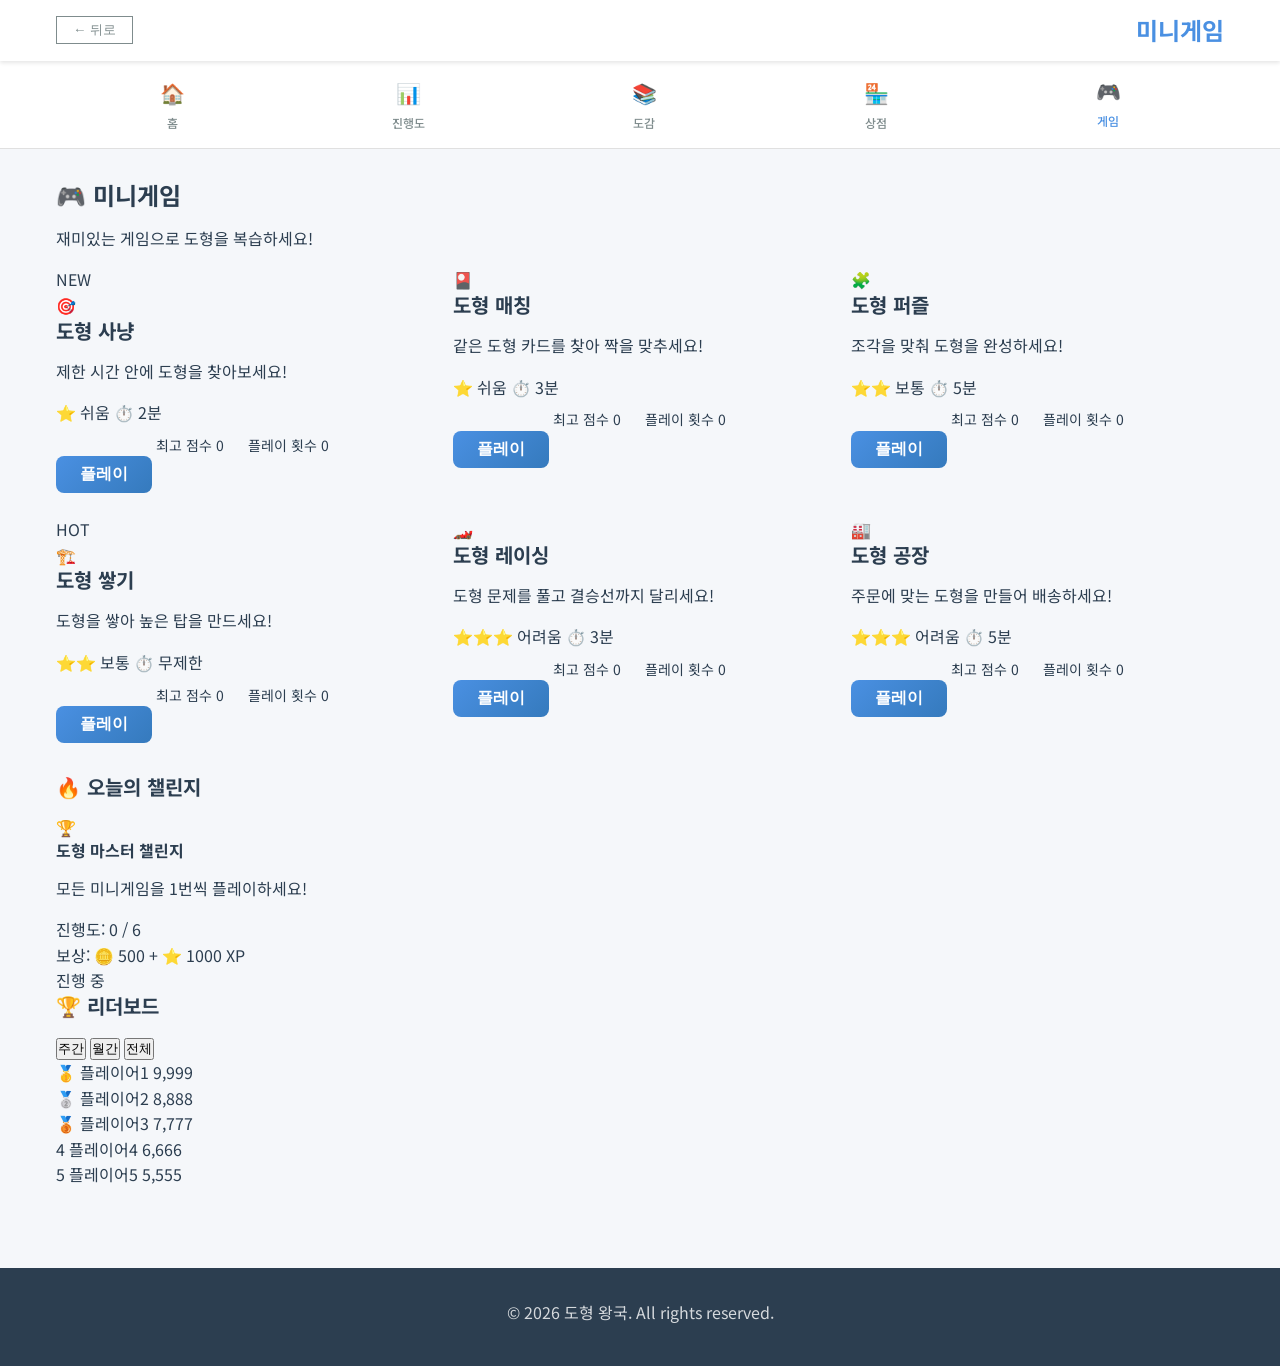
<file: minigames.html>
<!DOCTYPE html>
<html lang="ko">
<head>
  <meta charset="UTF-8">
  <meta name="viewport" content="width=device-width, initial-scale=1.0">
  <meta name="description" content="재미있는 미니게임으로 도형을 배워요">
  <title>미니게임 - 도형 왕국</title>
  
  <!-- CSS -->
  <link rel="stylesheet" href="css/style.css">
  <link rel="stylesheet" href="css/responsive.css">
  <link rel="stylesheet" href="css/minigames.css">
  
  <!-- Google Fonts -->
  <link href="https://fonts.googleapis.com/css2?family=Noto+Sans+KR:wght@400;500;600;700&display=swap" rel="stylesheet">
</head>
<body class="minigames-page">
  <!-- 헤더 -->
  <header class="header">
    <div class="container">
      <button class="btn-back" onclick="history.back()">← 뒤로</button>
      <h1>미니게임</h1>
    </div>
  </header>

  <!-- 네비게이션 -->
  <nav class="nav">
    <div class="container">
      <ul class="nav-list">
        <li class="nav-item">
          <a href="index.html">
            <span class="icon">🏠</span>
            <span class="text">홈</span>
          </a>
        </li>
        <li class="nav-item">
          <a href="progress.html">
            <span class="icon">📊</span>
            <span class="text">진행도</span>
          </a>
        </li>
        <li class="nav-item">
          <a href="collection.html">
            <span class="icon">📚</span>
            <span class="text">도감</span>
          </a>
        </li>
        <li class="nav-item">
          <a href="shop.html">
            <span class="icon">🏪</span>
            <span class="text">상점</span>
          </a>
        </li>
        <li class="nav-item active">
          <a href="minigames.html">
            <span class="icon">🎮</span>
            <span class="text">게임</span>
          </a>
        </li>
      </ul>
    </div>
  </nav>

  <!-- 메인 콘텐츠 -->
  <main class="main">
    <div class="container">
      <!-- 환영 메시지 -->
      <section class="minigames-welcome">
        <h2>🎮 미니게임</h2>
        <p>재미있는 게임으로 도형을 복습하세요!</p>
      </section>

      <!-- 게임 목록 -->
      <section class="games-grid">
        <!-- 게임 1: 도형 사냥 -->
        <div class="game-card" data-game-id="shape-hunt">
          <div class="game-badge new">NEW</div>
          <div class="game-icon">🎯</div>
          <div class="game-info">
            <h3>도형 사냥</h3>
            <p class="game-description">제한 시간 안에 도형을 찾아보세요!</p>
            <div class="game-details">
              <span class="difficulty easy">⭐ 쉬움</span>
              <span class="playtime">⏱️ 2분</span>
            </div>
            <div class="game-stats">
              <div class="stat">
                <span class="label">최고 점수</span>
                <span class="value" id="hunt-highscore">0</span>
              </div>
              <div class="stat">
                <span class="label">플레이 횟수</span>
                <span class="value" id="hunt-plays">0</span>
              </div>
            </div>
          </div>
          <button class="btn btn-primary" onclick="playGame('shape-hunt')">플레이</button>
        </div>

        <!-- 게임 2: 도형 매칭 -->
        <div class="game-card" data-game-id="shape-match">
          <div class="game-icon">🎴</div>
          <div class="game-info">
            <h3>도형 매칭</h3>
            <p class="game-description">같은 도형 카드를 찾아 짝을 맞추세요!</p>
            <div class="game-details">
              <span class="difficulty easy">⭐ 쉬움</span>
              <span class="playtime">⏱️ 3분</span>
            </div>
            <div class="game-stats">
              <div class="stat">
                <span class="label">최고 점수</span>
                <span class="value" id="match-highscore">0</span>
              </div>
              <div class="stat">
                <span class="label">플레이 횟수</span>
                <span class="value" id="match-plays">0</span>
              </div>
            </div>
          </div>
          <button class="btn btn-primary" onclick="playGame('shape-match')">플레이</button>
        </div>

        <!-- 게임 3: 도형 퍼즐 -->
        <div class="game-card" data-game-id="shape-puzzle">
          <div class="game-icon">🧩</div>
          <div class="game-info">
            <h3>도형 퍼즐</h3>
            <p class="game-description">조각을 맞춰 도형을 완성하세요!</p>
            <div class="game-details">
              <span class="difficulty medium">⭐⭐ 보통</span>
              <span class="playtime">⏱️ 5분</span>
            </div>
            <div class="game-stats">
              <div class="stat">
                <span class="label">최고 점수</span>
                <span class="value" id="puzzle-highscore">0</span>
              </div>
              <div class="stat">
                <span class="label">플레이 횟수</span>
                <span class="value" id="puzzle-plays">0</span>
              </div>
            </div>
          </div>
          <button class="btn btn-primary" onclick="playGame('shape-puzzle')">플레이</button>
        </div>

        <!-- 게임 4: 도형 쌓기 -->
        <div class="game-card" data-game-id="shape-stack">
          <div class="game-badge hot">HOT</div>
          <div class="game-icon">🏗️</div>
          <div class="game-info">
            <h3>도형 쌓기</h3>
            <p class="game-description">도형을 쌓아 높은 탑을 만드세요!</p>
            <div class="game-details">
              <span class="difficulty medium">⭐⭐ 보통</span>
              <span class="playtime">⏱️ 무제한</span>
            </div>
            <div class="game-stats">
              <div class="stat">
                <span class="label">최고 점수</span>
                <span class="value" id="stack-highscore">0</span>
              </div>
              <div class="stat">
                <span class="label">플레이 횟수</span>
                <span class="value" id="stack-plays">0</span>
              </div>
            </div>
          </div>
          <button class="btn btn-primary" onclick="playGame('shape-stack')">플레이</button>
        </div>

        <!-- 게임 5: 도형 레이싱 -->
        <div class="game-card" data-game-id="shape-racing">
          <div class="game-icon">🏎️</div>
          <div class="game-info">
            <h3>도형 레이싱</h3>
            <p class="game-description">도형 문제를 풀고 결승선까지 달리세요!</p>
            <div class="game-details">
              <span class="difficulty hard">⭐⭐⭐ 어려움</span>
              <span class="playtime">⏱️ 3분</span>
            </div>
            <div class="game-stats">
              <div class="stat">
                <span class="label">최고 점수</span>
                <span class="value" id="racing-highscore">0</span>
              </div>
              <div class="stat">
                <span class="label">플레이 횟수</span>
                <span class="value" id="racing-plays">0</span>
              </div>
            </div>
          </div>
          <button class="btn btn-primary" onclick="playGame('shape-racing')">플레이</button>
        </div>

        <!-- 게임 6: 도형 공장 -->
        <div class="game-card" data-game-id="shape-factory">
          <div class="game-icon">🏭</div>
          <div class="game-info">
            <h3>도형 공장</h3>
            <p class="game-description">주문에 맞는 도형을 만들어 배송하세요!</p>
            <div class="game-details">
              <span class="difficulty hard">⭐⭐⭐ 어려움</span>
              <span class="playtime">⏱️ 5분</span>
            </div>
            <div class="game-stats">
              <div class="stat">
                <span class="label">최고 점수</span>
                <span class="value" id="factory-highscore">0</span>
              </div>
              <div class="stat">
                <span class="label">플레이 횟수</span>
                <span class="value" id="factory-plays">0</span>
              </div>
            </div>
          </div>
          <button class="btn btn-primary" onclick="playGame('shape-factory')">플레이</button>
        </div>
      </section>

      <!-- 일일 챌린지 -->
      <section class="daily-challenge">
        <h3>🔥 오늘의 챌린지</h3>
        <div class="challenge-card">
          <div class="challenge-icon">🏆</div>
          <div class="challenge-info">
            <h4>도형 마스터 챌린지</h4>
            <p>모든 미니게임을 1번씩 플레이하세요!</p>
            <div class="challenge-progress">
              <span>진행도: </span>
              <span id="challenge-progress">0 / 6</span>
            </div>
            <div class="challenge-reward">
              <span>보상: </span>
              <span>🪙 500 + ⭐ 1000 XP</span>
            </div>
          </div>
          <div class="challenge-status" id="challenge-status">진행 중</div>
        </div>
      </section>

      <!-- 리더보드 -->
      <section class="leaderboard">
        <h3>🏆 리더보드</h3>
        <div class="leaderboard-tabs">
          <button class="tab-btn active" data-tab="weekly" onclick="switchLeaderboard('weekly')">
            주간
          </button>
          <button class="tab-btn" data-tab="monthly" onclick="switchLeaderboard('monthly')">
            월간
          </button>
          <button class="tab-btn" data-tab="alltime" onclick="switchLeaderboard('alltime')">
            전체
          </button>
        </div>
        <div class="leaderboard-list" id="leaderboard-list">
          <div class="leaderboard-item rank-1">
            <span class="rank">🥇</span>
            <span class="player">플레이어1</span>
            <span class="score">9,999</span>
          </div>
          <div class="leaderboard-item rank-2">
            <span class="rank">🥈</span>
            <span class="player">플레이어2</span>
            <span class="score">8,888</span>
          </div>
          <div class="leaderboard-item rank-3">
            <span class="rank">🥉</span>
            <span class="player">플레이어3</span>
            <span class="score">7,777</span>
          </div>
          <div class="leaderboard-item">
            <span class="rank">4</span>
            <span class="player">플레이어4</span>
            <span class="score">6,666</span>
          </div>
          <div class="leaderboard-item">
            <span class="rank">5</span>
            <span class="player">플레이어5</span>
            <span class="score">5,555</span>
          </div>
        </div>
      </section>
    </div>
  </main>

  <!-- 게임 로딩 모달 -->
  <div class="modal" id="game-loading-modal" style="display: none;">
    <div class="modal-content">
      <h3>게임 로딩 중...</h3>
      <div class="loading-spinner">⏳</div>
      <p id="loading-text">잠시만 기다려주세요</p>
    </div>
  </div>

  <!-- 푸터 -->
  <footer class="footer">
    <div class="container">
      <p>&copy; 2026 도형 왕국. All rights reserved.</p>
    </div>
  </footer>

  <!-- JavaScript -->
  <script src="js/utils.js"></script>
  <script src="js/progress-tracker.js"></script>
  
  <script>
    // 페이지 로드 시 초기화
    window.addEventListener('DOMContentLoaded', () => {
      loadMinigamesStats();
    });

    function loadMinigamesStats() {
      const progress = ProgressTracker.getProgress();
      
      // 각 게임의 통계 로드
      if (progress.minigames) {
        Object.keys(progress.minigames).forEach(gameId => {
          const gameData = progress.minigames[gameId];
          
          // 최고 점수
          const highscoreEl = document.getElementById(`${gameId.replace('shape-', '')}-highscore`);
          if (highscoreEl) {
            highscoreEl.textContent = gameData.highscore || 0;
          }
          
          // 플레이 횟수
          const playsEl = document.getElementById(`${gameId.replace('shape-', '')}-plays`);
          if (playsEl) {
            playsEl.textContent = gameData.plays || 0;
          }
        });
      }
      
      // 일일 챌린지 진행도
      updateChallengeProgress();
    }

    function updateChallengeProgress() {
      const progress = ProgressTracker.getProgress();
      let completedGames = 0;
      
      if (progress.minigames) {
        const games = ['shape-hunt', 'shape-match', 'shape-puzzle', 'shape-stack', 'shape-racing', 'shape-factory'];
        games.forEach(gameId => {
          if (progress.minigames[gameId] && progress.minigames[gameId].plays > 0) {
            completedGames++;
          }
        });
      }
      
      document.getElementById('challenge-progress').textContent = `${completedGames} / 6`;
      
      if (completedGames === 6) {
        document.getElementById('challenge-status').textContent = '완료!';
        document.getElementById('challenge-status').classList.add('completed');
      }
    }

    function playGame(gameId) {
      // 게임 로딩 모달 표시
      const modal = document.getElementById('game-loading-modal');
      modal.style.display = 'flex';
      
      // 게임 페이지로 이동 (실제로는 별도 페이지나 캔버스로 구현)
      setTimeout(() => {
        modal.style.display = 'none';
        alert(`${gameId} 게임을 시작합니다!\n(실제 게임은 별도로 구현됩니다)`);
        
        // 플레이 횟수 증가
        ProgressTracker.incrementMinigamePlays(gameId);
        loadMinigamesStats();
      }, 1500);
    }

    function switchLeaderboard(period) {
      // 리더보드 탭 전환
      document.querySelectorAll('.leaderboard-tabs .tab-btn').forEach(btn => {
        btn.classList.remove('active');
        if (btn.dataset.tab === period) {
          btn.classList.add('active');
        }
      });
      
      // 리더보드 데이터 로드 (실제로는 서버에서 가져옴)
      console.log(`Loading ${period} leaderboard...`);
    }
  </script>
</body>
</html>
</file>
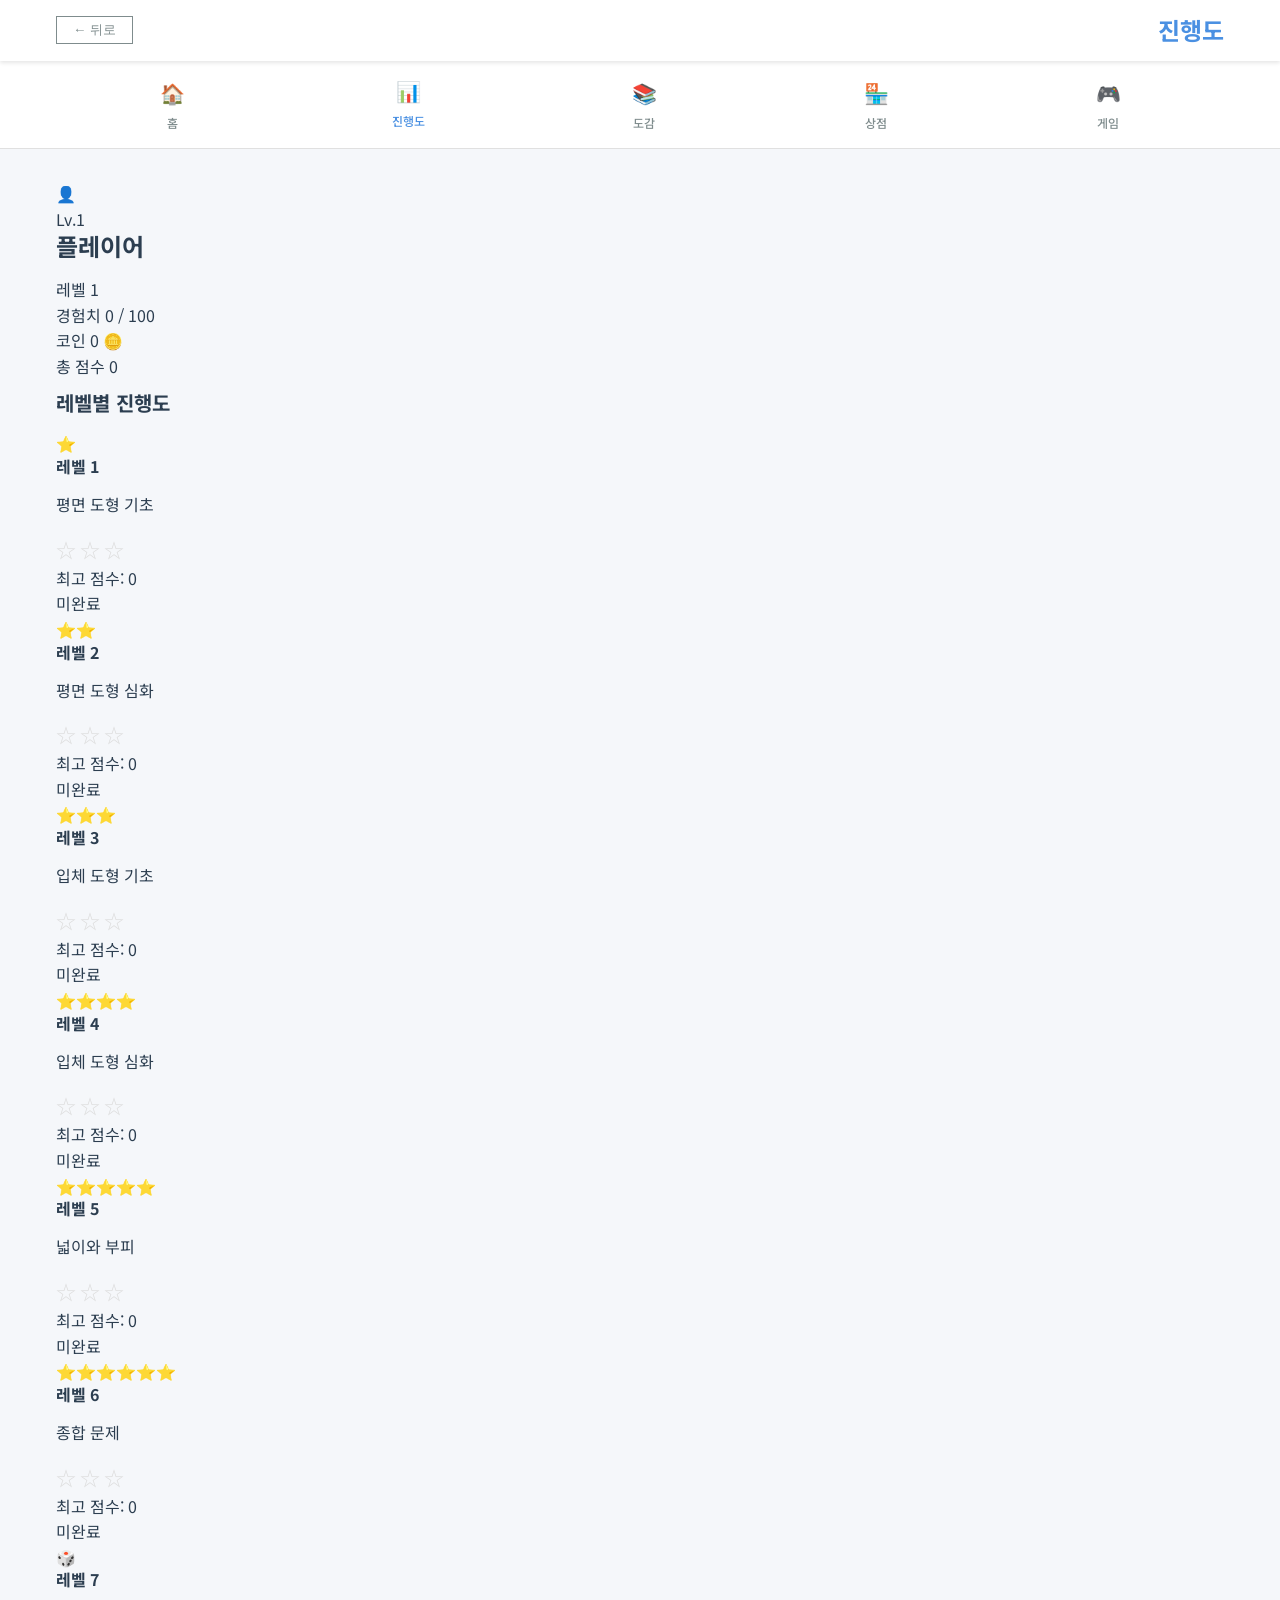
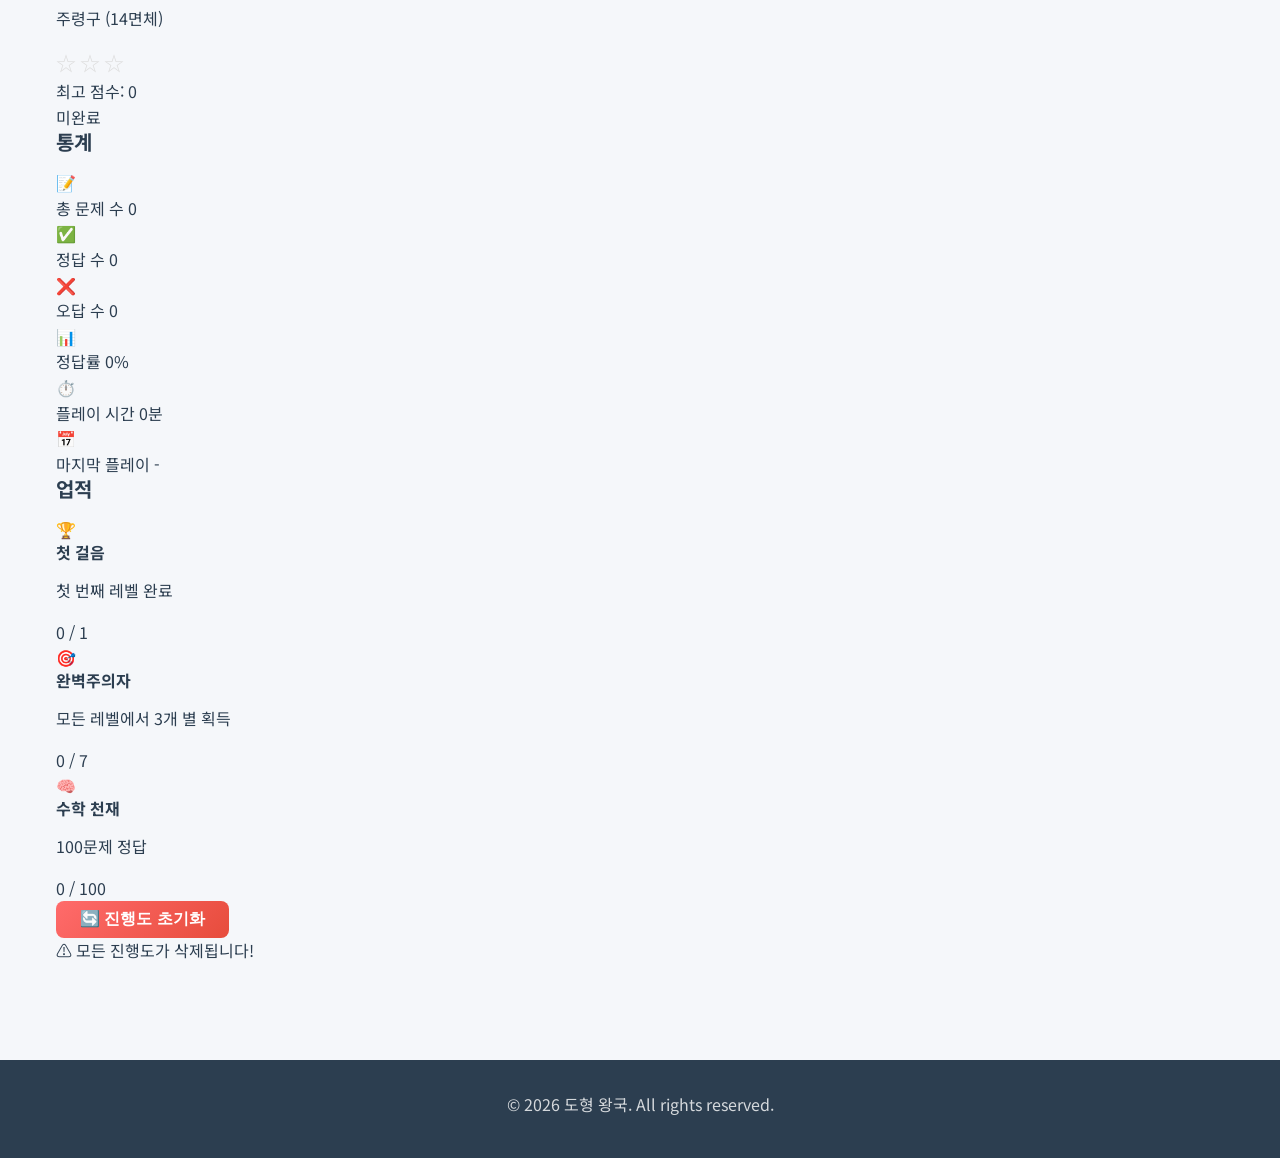
<file: progress.html>
<!DOCTYPE html>
<html lang="ko">
<head>
  <meta charset="UTF-8">
  <meta name="viewport" content="width=device-width, initial-scale=1.0">
  <meta name="description" content="학습 진행도를 확인하세요">
  <title>진행도 - 도형 왕국</title>
  
  <!-- CSS -->
  <link rel="stylesheet" href="css/style.css">
  <link rel="stylesheet" href="css/responsive.css">
  
  <!-- Google Fonts -->
  <link href="https://fonts.googleapis.com/css2?family=Noto+Sans+KR:wght@400;500;600;700&display=swap" rel="stylesheet">
</head>
<body class="progress-page">
  <!-- 헤더 -->
  <header class="header">
    <div class="container">
      <button class="btn-back" onclick="history.back()">← 뒤로</button>
      <h1>진행도</h1>
    </div>
  </header>

  <!-- 네비게이션 -->
  <nav class="nav">
    <div class="container">
      <ul class="nav-list">
        <li class="nav-item">
          <a href="index.html">
            <span class="icon">🏠</span>
            <span class="text">홈</span>
          </a>
        </li>
        <li class="nav-item active">
          <a href="progress.html">
            <span class="icon">📊</span>
            <span class="text">진행도</span>
          </a>
        </li>
        <li class="nav-item">
          <a href="collection.html">
            <span class="icon">📚</span>
            <span class="text">도감</span>
          </a>
        </li>
        <li class="nav-item">
          <a href="shop.html">
            <span class="icon">🏪</span>
            <span class="text">상점</span>
          </a>
        </li>
        <li class="nav-item">
          <a href="minigames.html">
            <span class="icon">🎮</span>
            <span class="text">게임</span>
          </a>
        </li>
      </ul>
    </div>
  </nav>

  <!-- 메인 콘텐츠 -->
  <main class="main">
    <div class="container">
      <!-- 플레이어 정보 카드 -->
      <section class="player-card">
        <div class="player-avatar">
          <div class="avatar-circle">
            <span class="avatar-icon">👤</span>
          </div>
          <div class="player-level-badge" id="player-level-badge">Lv.1</div>
        </div>
        <div class="player-details">
          <h2 id="player-name">플레이어</h2>
          <div class="player-stats-grid">
            <div class="stat">
              <span class="stat-label">레벨</span>
              <span class="stat-value" id="player-level">1</span>
            </div>
            <div class="stat">
              <span class="stat-label">경험치</span>
              <span class="stat-value" id="player-xp">0 / 100</span>
            </div>
            <div class="stat">
              <span class="stat-label">코인</span>
              <span class="stat-value" id="player-coins">0 🪙</span>
            </div>
            <div class="stat">
              <span class="stat-label">총 점수</span>
              <span class="stat-value" id="total-score">0</span>
            </div>
          </div>
          <div class="xp-bar-container">
            <div class="xp-bar" id="xp-bar" style="width: 0%"></div>
          </div>
        </div>
      </section>

      <!-- 레벨별 진행도 -->
      <section class="levels-progress">
        <h3>레벨별 진행도</h3>
        <div class="levels-grid">
          <!-- 레벨 1 -->
          <div class="level-progress-card" data-level="1">
            <div class="level-header">
              <span class="level-icon">⭐</span>
              <h4>레벨 1</h4>
            </div>
            <p class="level-name">평면 도형 기초</p>
            <div class="level-stars">
              <span class="star empty" id="level1-star1">☆</span>
              <span class="star empty" id="level1-star2">☆</span>
              <span class="star empty" id="level1-star3">☆</span>
            </div>
            <div class="level-score">
              <span>최고 점수: </span>
              <span id="level1-score">0</span>
            </div>
            <div class="level-status" id="level1-status">미완료</div>
          </div>

          <!-- 레벨 2 -->
          <div class="level-progress-card" data-level="2">
            <div class="level-header">
              <span class="level-icon">⭐⭐</span>
              <h4>레벨 2</h4>
            </div>
            <p class="level-name">평면 도형 심화</p>
            <div class="level-stars">
              <span class="star empty" id="level2-star1">☆</span>
              <span class="star empty" id="level2-star2">☆</span>
              <span class="star empty" id="level2-star3">☆</span>
            </div>
            <div class="level-score">
              <span>최고 점수: </span>
              <span id="level2-score">0</span>
            </div>
            <div class="level-status" id="level2-status">미완료</div>
          </div>

          <!-- 레벨 3 -->
          <div class="level-progress-card" data-level="3">
            <div class="level-header">
              <span class="level-icon">⭐⭐⭐</span>
              <h4>레벨 3</h4>
            </div>
            <p class="level-name">입체 도형 기초</p>
            <div class="level-stars">
              <span class="star empty" id="level3-star1">☆</span>
              <span class="star empty" id="level3-star2">☆</span>
              <span class="star empty" id="level3-star3">☆</span>
            </div>
            <div class="level-score">
              <span>최고 점수: </span>
              <span id="level3-score">0</span>
            </div>
            <div class="level-status" id="level3-status">미완료</div>
          </div>

          <!-- 레벨 4 -->
          <div class="level-progress-card" data-level="4">
            <div class="level-header">
              <span class="level-icon">⭐⭐⭐⭐</span>
              <h4>레벨 4</h4>
            </div>
            <p class="level-name">입체 도형 심화</p>
            <div class="level-stars">
              <span class="star empty" id="level4-star1">☆</span>
              <span class="star empty" id="level4-star2">☆</span>
              <span class="star empty" id="level4-star3">☆</span>
            </div>
            <div class="level-score">
              <span>최고 점수: </span>
              <span id="level4-score">0</span>
            </div>
            <div class="level-status" id="level4-status">미완료</div>
          </div>

          <!-- 레벨 5 -->
          <div class="level-progress-card" data-level="5">
            <div class="level-header">
              <span class="level-icon">⭐⭐⭐⭐⭐</span>
              <h4>레벨 5</h4>
            </div>
            <p class="level-name">넓이와 부피</p>
            <div class="level-stars">
              <span class="star empty" id="level5-star1">☆</span>
              <span class="star empty" id="level5-star2">☆</span>
              <span class="star empty" id="level5-star3">☆</span>
            </div>
            <div class="level-score">
              <span>최고 점수: </span>
              <span id="level5-score">0</span>
            </div>
            <div class="level-status" id="level5-status">미완료</div>
          </div>

          <!-- 레벨 6 -->
          <div class="level-progress-card" data-level="6">
            <div class="level-header">
              <span class="level-icon">⭐⭐⭐⭐⭐⭐</span>
              <h4>레벨 6</h4>
            </div>
            <p class="level-name">종합 문제</p>
            <div class="level-stars">
              <span class="star empty" id="level6-star1">☆</span>
              <span class="star empty" id="level6-star2">☆</span>
              <span class="star empty" id="level6-star3">☆</span>
            </div>
            <div class="level-score">
              <span>최고 점수: </span>
              <span id="level6-score">0</span>
            </div>
            <div class="level-status" id="level6-status">미완료</div>
          </div>

          <!-- 레벨 7 -->
          <div class="level-progress-card special" data-level="7">
            <div class="level-header">
              <span class="level-icon">🎲</span>
              <h4>레벨 7</h4>
            </div>
            <p class="level-name">주령구 (14면체)</p>
            <div class="level-stars">
              <span class="star empty" id="level7-star1">☆</span>
              <span class="star empty" id="level7-star2">☆</span>
              <span class="star empty" id="level7-star3">☆</span>
            </div>
            <div class="level-score">
              <span>최고 점수: </span>
              <span id="level7-score">0</span>
            </div>
            <div class="level-status" id="level7-status">미완료</div>
          </div>
        </div>
      </section>

      <!-- 통계 -->
      <section class="statistics">
        <h3>통계</h3>
        <div class="stats-grid">
          <div class="stat-card">
            <div class="stat-icon">📝</div>
            <div class="stat-info">
              <span class="stat-label">총 문제 수</span>
              <span class="stat-value" id="total-questions">0</span>
            </div>
          </div>
          <div class="stat-card">
            <div class="stat-icon">✅</div>
            <div class="stat-info">
              <span class="stat-label">정답 수</span>
              <span class="stat-value correct" id="correct-answers">0</span>
            </div>
          </div>
          <div class="stat-card">
            <div class="stat-icon">❌</div>
            <div class="stat-info">
              <span class="stat-label">오답 수</span>
              <span class="stat-value wrong" id="wrong-answers">0</span>
            </div>
          </div>
          <div class="stat-card">
            <div class="stat-icon">📊</div>
            <div class="stat-info">
              <span class="stat-label">정답률</span>
              <span class="stat-value" id="accuracy-rate">0%</span>
            </div>
          </div>
          <div class="stat-card">
            <div class="stat-icon">⏱️</div>
            <div class="stat-info">
              <span class="stat-label">플레이 시간</span>
              <span class="stat-value" id="play-time">0분</span>
            </div>
          </div>
          <div class="stat-card">
            <div class="stat-icon">📅</div>
            <div class="stat-info">
              <span class="stat-label">마지막 플레이</span>
              <span class="stat-value" id="last-played">-</span>
            </div>
          </div>
        </div>
      </section>

      <!-- 업적 -->
      <section class="achievements">
        <h3>업적</h3>
        <div class="achievement-list" id="achievement-list">
          <div class="achievement-item locked">
            <div class="achievement-icon">🏆</div>
            <div class="achievement-info">
              <h4>첫 걸음</h4>
              <p>첫 번째 레벨 완료</p>
              <div class="achievement-progress">0 / 1</div>
            </div>
          </div>
          <div class="achievement-item locked">
            <div class="achievement-icon">🎯</div>
            <div class="achievement-info">
              <h4>완벽주의자</h4>
              <p>모든 레벨에서 3개 별 획득</p>
              <div class="achievement-progress">0 / 7</div>
            </div>
          </div>
          <div class="achievement-item locked">
            <div class="achievement-icon">🧠</div>
            <div class="achievement-info">
              <h4>수학 천재</h4>
              <p>100문제 정답</p>
              <div class="achievement-progress">0 / 100</div>
            </div>
          </div>
        </div>
      </section>

      <!-- 초기화 버튼 -->
      <section class="reset-section">
        <button class="btn btn-danger" onclick="resetProgress()">
          🔄 진행도 초기화
        </button>
        <p class="warning-text">⚠️ 모든 진행도가 삭제됩니다!</p>
      </section>
    </div>
  </main>

  <!-- 푸터 -->
  <footer class="footer">
    <div class="container">
      <p>&copy; 2026 도형 왕국. All rights reserved.</p>
    </div>
  </footer>

  <!-- JavaScript -->
  <script src="js/utils.js"></script>
  <script src="js/progress-tracker.js"></script>
  
  <script>
    // 진행도 로드 및 표시
    window.addEventListener('DOMContentLoaded', () => {
      loadProgress();
    });

    function loadProgress() {
      const progress = ProgressTracker.getProgress();
      
      // 플레이어 정보
      document.getElementById('player-level-badge').textContent = `Lv.${progress.player.level}`;
      document.getElementById('player-level').textContent = progress.player.level;
      document.getElementById('player-xp').textContent = `${progress.player.xp} / ${progress.player.level * 100}`;
      document.getElementById('player-coins').textContent = `${progress.player.coins} 🪙`;
      document.getElementById('total-score').textContent = progress.player.totalScore;
      
      // 경험치 바
      const xpPercentage = (progress.player.xp / (progress.player.level * 100)) * 100;
      document.getElementById('xp-bar').style.width = `${xpPercentage}%`;
      
      // 레벨별 진행도
      for (let i = 1; i <= 7; i++) {
        const levelData = progress.levels[i];
        if (levelData) {
          // 별점
          for (let j = 1; j <= levelData.stars; j++) {
            const star = document.getElementById(`level${i}-star${j}`);
            if (star) {
              star.classList.remove('empty');
              star.classList.add('filled');
              star.textContent = '⭐';
            }
          }
          
          // 점수
          const scoreEl = document.getElementById(`level${i}-score`);
          if (scoreEl) {
            scoreEl.textContent = levelData.score;
          }
          
          // 상태
          const statusEl = document.getElementById(`level${i}-status`);
          if (statusEl && levelData.completed) {
            statusEl.textContent = '완료';
            statusEl.classList.add('completed');
          }
        }
      }
      
      // 통계
      document.getElementById('total-questions').textContent = progress.stats.totalQuestions;
      document.getElementById('correct-answers').textContent = progress.stats.correctAnswers;
      document.getElementById('wrong-answers').textContent = progress.stats.wrongAnswers;
      
      const accuracy = progress.stats.totalQuestions > 0 
        ? Math.round((progress.stats.correctAnswers / progress.stats.totalQuestions) * 100)
        : 0;
      document.getElementById('accuracy-rate').textContent = `${accuracy}%`;
      
      const playTimeMinutes = Math.floor(progress.stats.playTime / 60);
      document.getElementById('play-time').textContent = `${playTimeMinutes}분`;
      
      if (progress.stats.lastPlayed) {
        const lastPlayed = new Date(progress.stats.lastPlayed);
        document.getElementById('last-played').textContent = lastPlayed.toLocaleDateString('ko-KR');
      }
    }

    function resetProgress() {
      if (confirm('정말로 진행도를 초기화하시겠습니까?\n모든 데이터가 삭제됩니다!')) {
        ProgressTracker.reset();
      }
    }
  </script>
</body>
</html>
</file>
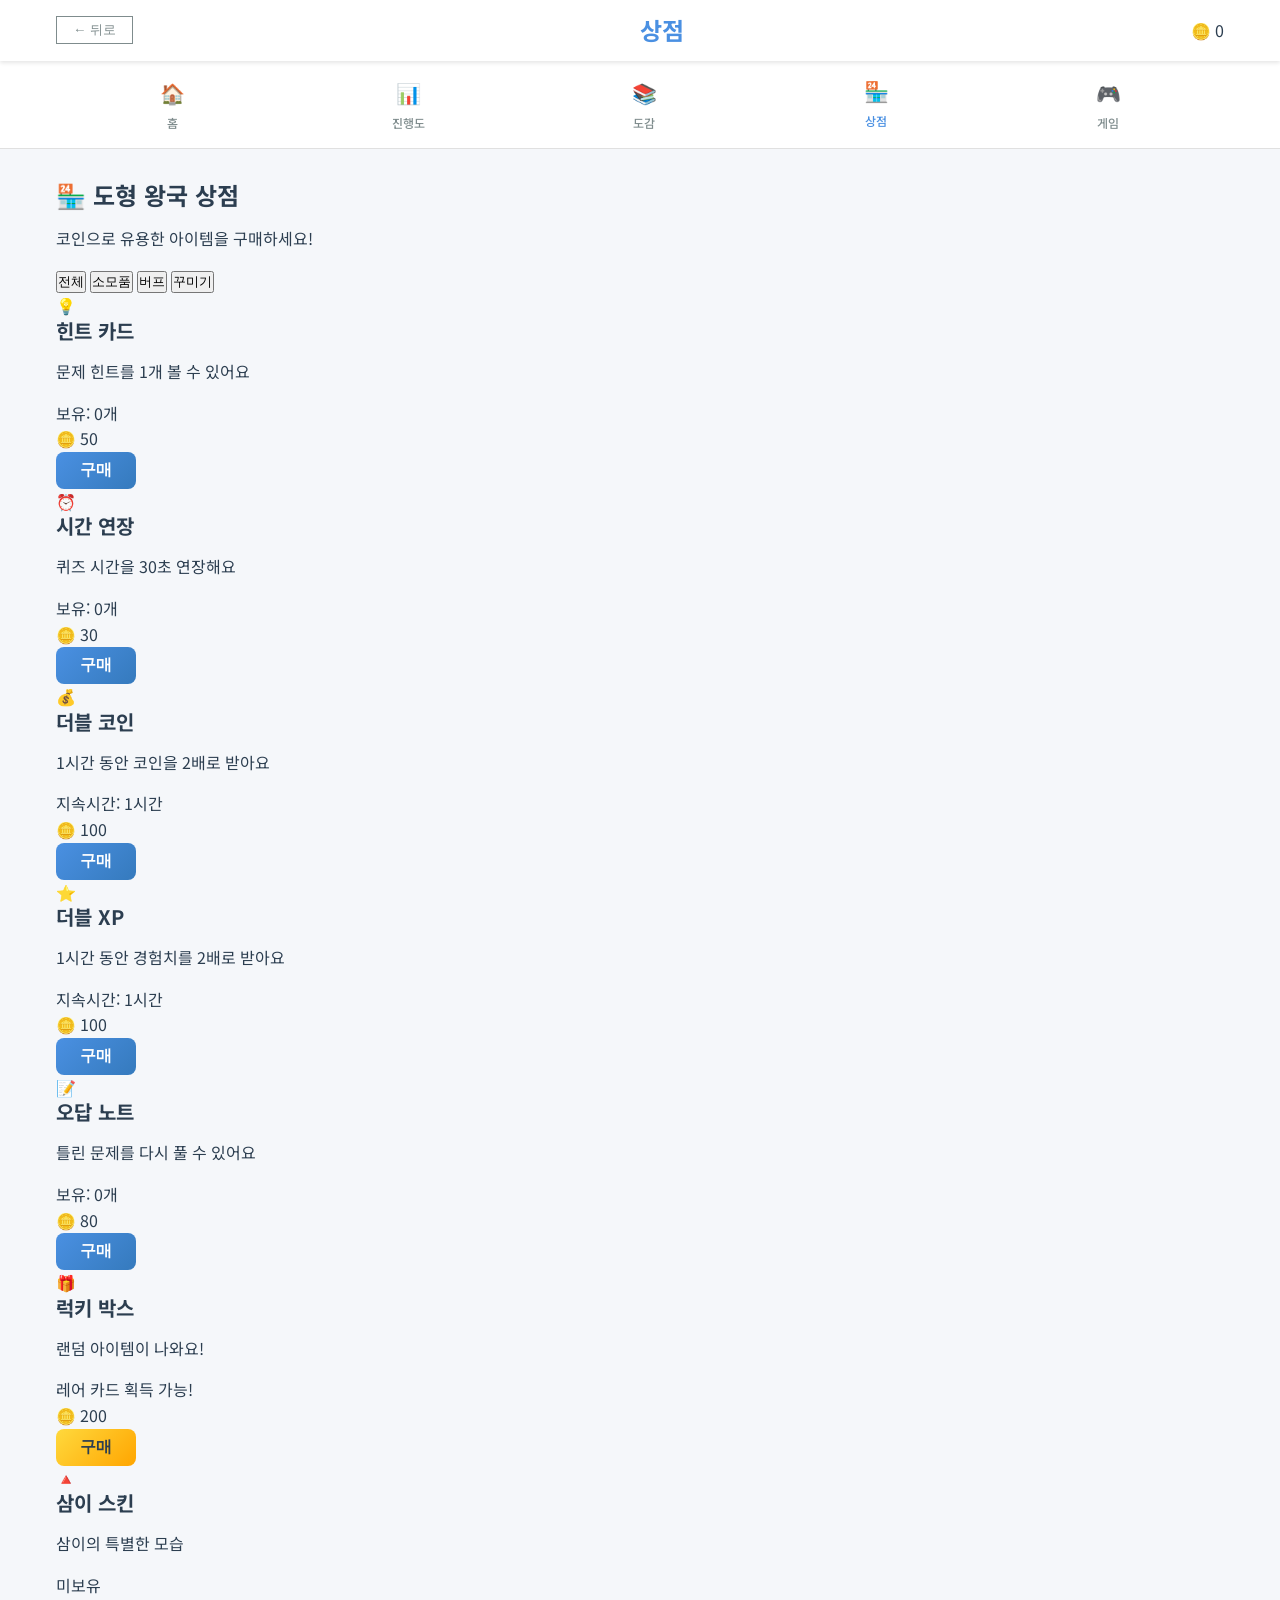
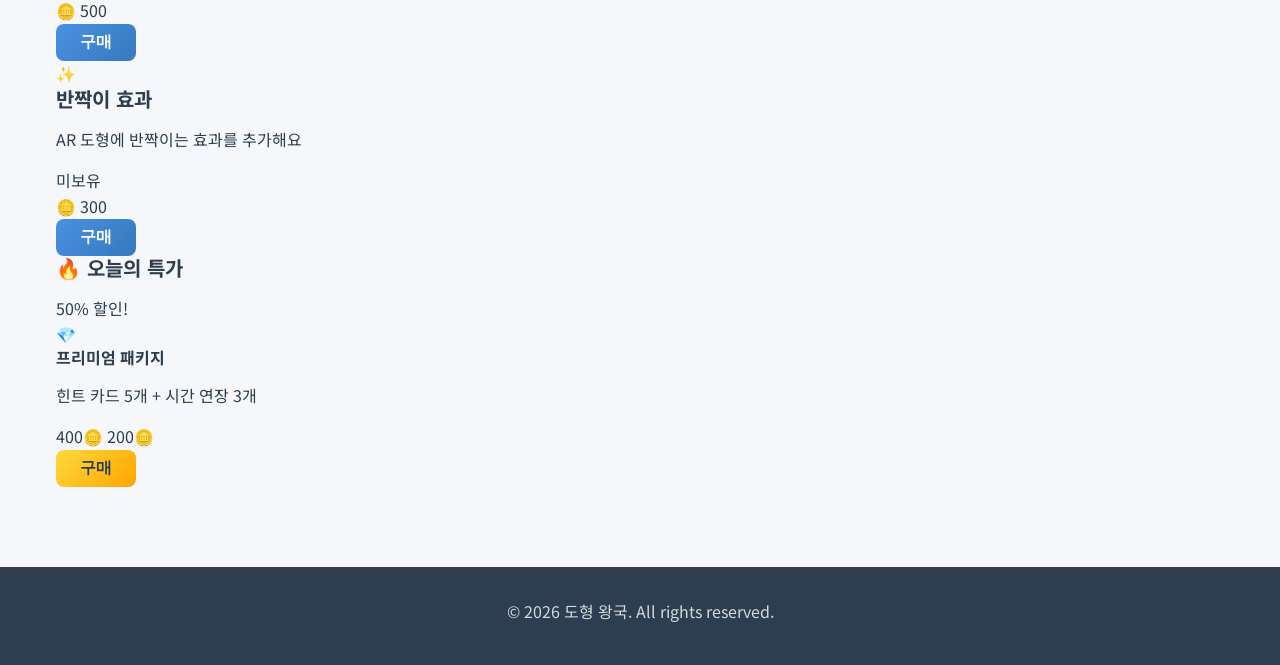
<file: shop.html>
<!DOCTYPE html>
<html lang="ko">
<head>
  <meta charset="UTF-8">
  <meta name="viewport" content="width=device-width, initial-scale=1.0">
  <meta name="description" content="아이템을 구매하세요">
  <title>상점 - 도형 왕국</title>
  
  <!-- CSS -->
  <link rel="stylesheet" href="css/style.css">
  <link rel="stylesheet" href="css/responsive.css">
  
  <!-- Google Fonts -->
  <link href="https://fonts.googleapis.com/css2?family=Noto+Sans+KR:wght@400;500;600;700&display=swap" rel="stylesheet">
</head>
<body class="shop-page">
  <!-- 헤더 -->
  <header class="header">
    <div class="container">
      <button class="btn-back" onclick="history.back()">← 뒤로</button>
      <h1>상점</h1>
      <div class="coin-balance">
        <span class="icon">🪙</span>
        <span id="coin-count">0</span>
      </div>
    </div>
  </header>

  <!-- 네비게이션 -->
  <nav class="nav">
    <div class="container">
      <ul class="nav-list">
        <li class="nav-item">
          <a href="index.html">
            <span class="icon">🏠</span>
            <span class="text">홈</span>
          </a>
        </li>
        <li class="nav-item">
          <a href="progress.html">
            <span class="icon">📊</span>
            <span class="text">진행도</span>
          </a>
        </li>
        <li class="nav-item">
          <a href="collection.html">
            <span class="icon">📚</span>
            <span class="text">도감</span>
          </a>
        </li>
        <li class="nav-item active">
          <a href="shop.html">
            <span class="icon">🏪</span>
            <span class="text">상점</span>
          </a>
        </li>
        <li class="nav-item">
          <a href="minigames.html">
            <span class="icon">🎮</span>
            <span class="text">게임</span>
          </a>
        </li>
      </ul>
    </div>
  </nav>

  <!-- 메인 콘텐츠 -->
  <main class="main">
    <div class="container">
      <!-- 환영 메시지 -->
      <section class="shop-welcome">
        <h2>🏪 도형 왕국 상점</h2>
        <p>코인으로 유용한 아이템을 구매하세요!</p>
      </section>

      <!-- 아이템 카테고리 탭 -->
      <section class="shop-tabs">
        <button class="tab-btn active" data-category="all" onclick="filterItems('all')">
          전체
        </button>
        <button class="tab-btn" data-category="consumable" onclick="filterItems('consumable')">
          소모품
        </button>
        <button class="tab-btn" data-category="buff" onclick="filterItems('buff')">
          버프
        </button>
        <button class="tab-btn" data-category="cosmetic" onclick="filterItems('cosmetic')">
          꾸미기
        </button>
      </section>

      <!-- 아이템 목록 -->
      <section class="shop-items">
        <div class="items-grid" id="items-grid">
          <!-- 힌트 카드 -->
          <div class="item-card" data-category="consumable" data-item-id="hint-card">
            <div class="item-icon">💡</div>
            <div class="item-info">
              <h3>힌트 카드</h3>
              <p class="item-description">문제 힌트를 1개 볼 수 있어요</p>
              <div class="item-owned">보유: <span id="hint-card-count">0</span>개</div>
            </div>
            <div class="item-footer">
              <div class="item-price">
                <span class="icon">🪙</span>
                <span class="price">50</span>
              </div>
              <button class="btn btn-primary" onclick="buyItem('hint-card', 50)">구매</button>
            </div>
          </div>

          <!-- 시간 연장 -->
          <div class="item-card" data-category="consumable" data-item-id="time-extend">
            <div class="item-icon">⏰</div>
            <div class="item-info">
              <h3>시간 연장</h3>
              <p class="item-description">퀴즈 시간을 30초 연장해요</p>
              <div class="item-owned">보유: <span id="time-extend-count">0</span>개</div>
            </div>
            <div class="item-footer">
              <div class="item-price">
                <span class="icon">🪙</span>
                <span class="price">30</span>
              </div>
              <button class="btn btn-primary" onclick="buyItem('time-extend', 30)">구매</button>
            </div>
          </div>

          <!-- 더블 코인 -->
          <div class="item-card" data-category="buff" data-item-id="double-coin">
            <div class="item-icon">💰</div>
            <div class="item-info">
              <h3>더블 코인</h3>
              <p class="item-description">1시간 동안 코인을 2배로 받아요</p>
              <div class="item-duration">지속시간: 1시간</div>
            </div>
            <div class="item-footer">
              <div class="item-price">
                <span class="icon">🪙</span>
                <span class="price">100</span>
              </div>
              <button class="btn btn-primary" onclick="buyItem('double-coin', 100)">구매</button>
            </div>
          </div>

          <!-- 더블 XP -->
          <div class="item-card" data-category="buff" data-item-id="double-xp">
            <div class="item-icon">⭐</div>
            <div class="item-info">
              <h3>더블 XP</h3>
              <p class="item-description">1시간 동안 경험치를 2배로 받아요</p>
              <div class="item-duration">지속시간: 1시간</div>
            </div>
            <div class="item-footer">
              <div class="item-price">
                <span class="icon">🪙</span>
                <span class="price">100</span>
              </div>
              <button class="btn btn-primary" onclick="buyItem('double-xp', 100)">구매</button>
            </div>
          </div>

          <!-- 오답 노트 -->
          <div class="item-card" data-category="consumable" data-item-id="wrong-note">
            <div class="item-icon">📝</div>
            <div class="item-info">
              <h3>오답 노트</h3>
              <p class="item-description">틀린 문제를 다시 풀 수 있어요</p>
              <div class="item-owned">보유: <span id="wrong-note-count">0</span>개</div>
            </div>
            <div class="item-footer">
              <div class="item-price">
                <span class="icon">🪙</span>
                <span class="price">80</span>
              </div>
              <button class="btn btn-primary" onclick="buyItem('wrong-note', 80)">구매</button>
            </div>
          </div>

          <!-- 럭키 박스 -->
          <div class="item-card special" data-category="consumable" data-item-id="lucky-box">
            <div class="item-icon">🎁</div>
            <div class="item-info">
              <h3>럭키 박스</h3>
              <p class="item-description">랜덤 아이템이 나와요!</p>
              <div class="item-note">레어 카드 획득 가능!</div>
            </div>
            <div class="item-footer">
              <div class="item-price">
                <span class="icon">🪙</span>
                <span class="price">200</span>
              </div>
              <button class="btn btn-special" onclick="buyItem('lucky-box', 200)">구매</button>
            </div>
          </div>

          <!-- 캐릭터 스킨: 삼이 -->
          <div class="item-card" data-category="cosmetic" data-item-id="skin-sam">
            <div class="item-icon">🔺</div>
            <div class="item-info">
              <h3>삼이 스킨</h3>
              <p class="item-description">삼이의 특별한 모습</p>
              <div class="item-status" id="skin-sam-status">미보유</div>
            </div>
            <div class="item-footer">
              <div class="item-price">
                <span class="icon">🪙</span>
                <span class="price">500</span>
              </div>
              <button class="btn btn-primary" onclick="buyItem('skin-sam', 500)">구매</button>
            </div>
          </div>

          <!-- AR 효과: 반짝이 -->
          <div class="item-card" data-category="cosmetic" data-item-id="ar-sparkle">
            <div class="item-icon">✨</div>
            <div class="item-info">
              <h3>반짝이 효과</h3>
              <p class="item-description">AR 도형에 반짝이는 효과를 추가해요</p>
              <div class="item-status" id="ar-sparkle-status">미보유</div>
            </div>
            <div class="item-footer">
              <div class="item-price">
                <span class="icon">🪙</span>
                <span class="price">300</span>
              </div>
              <button class="btn btn-primary" onclick="buyItem('ar-sparkle', 300)">구매</button>
            </div>
          </div>
        </div>
      </section>

      <!-- 일일 특가 -->
      <section class="daily-deals">
        <h3>🔥 오늘의 특가</h3>
        <div class="deal-card">
          <div class="deal-badge">50% 할인!</div>
          <div class="deal-content">
            <div class="deal-icon">💎</div>
            <div class="deal-info">
              <h4>프리미엄 패키지</h4>
              <p>힌트 카드 5개 + 시간 연장 3개</p>
            </div>
            <div class="deal-price">
              <span class="original-price">400🪙</span>
              <span class="sale-price">200🪙</span>
            </div>
            <button class="btn btn-special" onclick="buyDeal('premium-package', 200)">구매</button>
          </div>
        </div>
      </section>
    </div>
  </main>

  <!-- 구매 확인 모달 -->
  <div class="modal" id="purchase-modal" style="display: none;">
    <div class="modal-content">
      <h3>구매 확인</h3>
      <div class="purchase-info">
        <div class="purchase-item">
          <span class="item-icon" id="modal-item-icon">💡</span>
          <span class="item-name" id="modal-item-name">힌트 카드</span>
        </div>
        <div class="purchase-price">
          <span>가격: </span>
          <span id="modal-item-price">50</span>
          <span> 🪙</span>
        </div>
        <div class="purchase-balance">
          <span>보유 코인: </span>
          <span id="modal-coin-balance">0</span>
          <span> 🪙</span>
        </div>
      </div>
      <p class="purchase-question">구매하시겠습니까?</p>
      <div class="modal-buttons">
        <button class="btn btn-secondary" onclick="closePurchaseModal()">취소</button>
        <button class="btn btn-primary" id="confirm-purchase-btn">구매</button>
      </div>
    </div>
  </div>

  <!-- 푸터 -->
  <footer class="footer">
    <div class="container">
      <p>&copy; 2026 도형 왕국. All rights reserved.</p>
    </div>
  </footer>

  <!-- JavaScript -->
  <script src="js/utils.js"></script>
  <script src="js/progress-tracker.js"></script>
  
  <script>
    // 페이지 로드 시 초기화
    window.addEventListener('DOMContentLoaded', () => {
      loadShop();
    });

    function loadShop() {
      const progress = ProgressTracker.getProgress();
      
      // 코인 표시
      document.getElementById('coin-count').textContent = progress.player.coins;
      
      // 보유 아이템 표시
      if (progress.items) {
        Object.keys(progress.items).forEach(itemId => {
          const countEl = document.getElementById(`${itemId}-count`);
          if (countEl) {
            countEl.textContent = progress.items[itemId];
          }
        });
      }
    }

    function filterItems(category) {
      const items = document.querySelectorAll('.item-card');
      const tabs = document.querySelectorAll('.tab-btn');
      
      // 탭 활성화
      tabs.forEach(tab => {
        tab.classList.remove('active');
        if (tab.dataset.category === category) {
          tab.classList.add('active');
        }
      });
      
      // 아이템 필터링
      items.forEach(item => {
        if (category === 'all' || item.dataset.category === category) {
          item.style.display = 'block';
        } else {
          item.style.display = 'none';
        }
      });
    }

    let currentPurchase = null;

    function buyItem(itemId, price) {
      const progress = ProgressTracker.getProgress();
      
      // 코인 부족 확인
      if (progress.player.coins < price) {
        alert('코인이 부족합니다!');
        return;
      }
      
      // 구매 확인 모달 표시
      currentPurchase = { itemId, price };
      showPurchaseModal(itemId, price);
    }

    function showPurchaseModal(itemId, price) {
      const modal = document.getElementById('purchase-modal');
      const progress = ProgressTracker.getProgress();
      
      // 아이템 정보 표시 (간단히 처리)
      document.getElementById('modal-item-name').textContent = itemId;
      document.getElementById('modal-item-price').textContent = price;
      document.getElementById('modal-coin-balance').textContent = progress.player.coins;
      
      modal.style.display = 'flex';
      
      // 구매 확인 버튼
      document.getElementById('confirm-purchase-btn').onclick = () => {
        confirmPurchase();
      };
    }

    function closePurchaseModal() {
      document.getElementById('purchase-modal').style.display = 'none';
      currentPurchase = null;
    }

    function confirmPurchase() {
      if (!currentPurchase) return;
      
      const { itemId, price } = currentPurchase;
      
      // 코인 차감
      if (ProgressTracker.useCoins(price)) {
        // 아이템 추가
        ProgressTracker.addItem(itemId, 1);
        
        alert('구매 완료!');
        closePurchaseModal();
        loadShop();
      } else {
        alert('구매 실패!');
      }
    }

    function buyDeal(dealId, price) {
      // 특가 상품 구매
      buyItem(dealId, price);
    }
  </script>
</body>
</html>
</file>
<file: css/style.css>
/* ===================================
   도형 왕국 - 전역 스타일
   =================================== */

/* 리셋 및 기본 설정 */
* {
  margin: 0;
  padding: 0;
  box-sizing: border-box;
}

:root {
  /* 색상 팔레트 */
  --primary-color: #4A90E2;
  --secondary-color: #50C878;
  --accent-color: #FFD93D;
  --danger-color: #FF6B6B;
  --warning-color: #FFA500;
  --success-color: #50C878;
  
  /* 도형 색상 */
  --triangle-color: #FF6B6B;
  --square-color: #4A90E2;
  --circle-color: #FFD93D;
  --cube-color: #9B59B6;
  --sphere-color: #87CEEB;
  
  /* 배경 색상 */
  --bg-primary: #FFFFFF;
  --bg-secondary: #F5F7FA;
  --bg-dark: #2C3E50;
  
  /* 텍스트 색상 */
  --text-primary: #2C3E50;
  --text-secondary: #7F8C8D;
  --text-light: #FFFFFF;
  
  /* 그림자 */
  --shadow-sm: 0 2px 4px rgba(0, 0, 0, 0.1);
  --shadow-md: 0 4px 8px rgba(0, 0, 0, 0.15);
  --shadow-lg: 0 8px 16px rgba(0, 0, 0, 0.2);
  
  /* 간격 */
  --spacing-xs: 0.25rem;
  --spacing-sm: 0.5rem;
  --spacing-md: 1rem;
  --spacing-lg: 1.5rem;
  --spacing-xl: 2rem;
  --spacing-xxl: 3rem;
  
  /* 폰트 크기 */
  --font-xs: 0.75rem;
  --font-sm: 0.875rem;
  --font-md: 1rem;
  --font-lg: 1.25rem;
  --font-xl: 1.5rem;
  --font-xxl: 2rem;
  
  /* 테두리 반경 */
  --radius-sm: 4px;
  --radius-md: 8px;
  --radius-lg: 12px;
  --radius-xl: 16px;
  --radius-full: 9999px;
  
  /* 전환 효과 */
  --transition-fast: 0.15s ease;
  --transition-normal: 0.3s ease;
  --transition-slow: 0.5s ease;
}

/* 기본 타이포그래피 */
body {
  font-family: 'Noto Sans KR', -apple-system, BlinkMacSystemFont, 'Segoe UI', sans-serif;
  font-size: var(--font-md);
  line-height: 1.6;
  color: var(--text-primary);
  background-color: var(--bg-secondary);
  -webkit-font-smoothing: antialiased;
  -moz-osx-font-smoothing: grayscale;
}

h1, h2, h3, h4, h5, h6 {
  font-weight: 700;
  line-height: 1.2;
  margin-bottom: var(--spacing-md);
}

h1 { font-size: var(--font-xxl); }
h2 { font-size: var(--font-xl); }
h3 { font-size: var(--font-lg); }
h4 { font-size: var(--font-md); }

p {
  margin-bottom: var(--spacing-md);
}

a {
  color: var(--primary-color);
  text-decoration: none;
  transition: color var(--transition-fast);
}

a:hover {
  color: var(--secondary-color);
}

/* 컨테이너 */
.container {
  max-width: 1200px;
  margin: 0 auto;
  padding: 0 var(--spacing-md);
}

/* 헤더 */
.header {
  background-color: var(--bg-primary);
  box-shadow: var(--shadow-sm);
  padding: var(--spacing-md) 0;
  position: sticky;
  top: 0;
  z-index: 100;
}

.header .container {
  display: flex;
  justify-content: space-between;
  align-items: center;
}

.header h1 {
  font-size: var(--font-xl);
  margin: 0;
  color: var(--primary-color);
}

.logo {
  display: flex;
  align-items: center;
  gap: var(--spacing-sm);
}

.player-info {
  display: flex;
  align-items: center;
  gap: var(--spacing-md);
}

.player-level {
  background: linear-gradient(135deg, var(--primary-color), var(--secondary-color));
  color: var(--text-light);
  padding: var(--spacing-xs) var(--spacing-md);
  border-radius: var(--radius-full);
  font-weight: 600;
}

.player-stats {
  display: flex;
  gap: var(--spacing-md);
}

.player-stats span {
  display: flex;
  align-items: center;
  gap: var(--spacing-xs);
  font-weight: 600;
}

/* 경험치 바 */
.xp-bar-container {
  width: 100%;
  height: 4px;
  background-color: var(--bg-secondary);
  margin-top: var(--spacing-sm);
}

.xp-bar {
  height: 100%;
  background: linear-gradient(90deg, var(--accent-color), var(--warning-color));
  transition: width var(--transition-normal);
}

/* 네비게이션 */
.nav {
  background-color: var(--bg-primary);
  border-bottom: 1px solid #E0E0E0;
  padding: var(--spacing-sm) 0;
}

.nav-list {
  display: flex;
  justify-content: space-around;
  list-style: none;
  margin: 0;
  padding: 0;
}

.nav-item a {
  display: flex;
  flex-direction: column;
  align-items: center;
  gap: var(--spacing-xs);
  padding: var(--spacing-sm);
  color: var(--text-secondary);
  transition: all var(--transition-fast);
}

.nav-item a:hover,
.nav-item.active a {
  color: var(--primary-color);
  transform: translateY(-2px);
}

.nav-item .icon {
  font-size: var(--font-lg);
}

.nav-item .text {
  font-size: var(--font-xs);
  font-weight: 500;
}

/* 메인 콘텐츠 */
.main {
  padding: var(--spacing-xl) 0;
  min-height: calc(100vh - 200px);
}

/* 버튼 */
.btn {
  display: inline-flex;
  align-items: center;
  justify-content: center;
  gap: var(--spacing-xs);
  padding: var(--spacing-sm) var(--spacing-lg);
  font-size: var(--font-md);
  font-weight: 600;
  border: none;
  border-radius: var(--radius-md);
  cursor: pointer;
  transition: all var(--transition-fast);
  text-decoration: none;
}

.btn:hover {
  transform: translateY(-2px);
  box-shadow: var(--shadow-md);
}

.btn:active {
  transform: translateY(0);
}

.btn-primary {
  background: linear-gradient(135deg, var(--primary-color), #357ABD);
  color: var(--text-light);
}

.btn-primary:hover {
  background: linear-gradient(135deg, #357ABD, var(--primary-color));
}

.btn-secondary {
  background-color: var(--bg-secondary);
  color: var(--text-primary);
  border: 2px solid var(--primary-color);
}

.btn-secondary:hover {
  background-color: var(--primary-color);
  color: var(--text-light);
}

.btn-success {
  background: linear-gradient(135deg, var(--success-color), #3DA35D);
  color: var(--text-light);
}

.btn-danger {
  background: linear-gradient(135deg, var(--danger-color), #E74C3C);
  color: var(--text-light);
}

.btn-special {
  background: linear-gradient(135deg, var(--accent-color), var(--warning-color));
  color: var(--text-primary);
  font-weight: 700;
}

.btn-back {
  background: transparent;
  color: var(--text-secondary);
  padding: var(--spacing-xs) var(--spacing-md);
  border: 1px solid var(--text-secondary);
}

.btn-back:hover {
  background-color: var(--bg-secondary);
  transform: translateX(-2px);
}

.btn-large {
  padding: var(--spacing-md) var(--spacing-xl);
  font-size: var(--font-lg);
}

/* 카드 */
.card {
  background-color: var(--bg-primary);
  border-radius: var(--radius-lg);
  padding: var(--spacing-lg);
  box-shadow: var(--shadow-sm);
  transition: all var(--transition-normal);
}

.card:hover {
  box-shadow: var(--shadow-md);
  transform: translateY(-4px);
}

/* 모달 */
.modal {
  display: none;
  position: fixed;
  top: 0;
  left: 0;
  width: 100%;
  height: 100%;
  background-color: rgba(0, 0, 0, 0.5);
  z-index: 1000;
  align-items: center;
  justify-content: center;
  padding: var(--spacing-md);
}

.modal-content {
  background-color: var(--bg-primary);
  border-radius: var(--radius-lg);
  padding: var(--spacing-xl);
  max-width: 500px;
  width: 100%;
  max-height: 90vh;
  overflow-y: auto;
  position: relative;
  animation: modalSlideIn 0.3s ease;
}

.modal-content.large {
  max-width: 800px;
}

@keyframes modalSlideIn {
  from {
    opacity: 0;
    transform: translateY(-50px);
  }
  to {
    opacity: 1;
    transform: translateY(0);
  }
}

.btn-close {
  position: absolute;
  top: var(--spacing-md);
  right: var(--spacing-md);
  background: transparent;
  border: none;
  font-size: var(--font-xl);
  cursor: pointer;
  color: var(--text-secondary);
  transition: color var(--transition-fast);
}

.btn-close:hover {
  color: var(--danger-color);
}

/* 진행 바 */
.progress-bar-container {
  width: 100%;
  height: 8px;
  background-color: var(--bg-secondary);
  border-radius: var(--radius-full);
  overflow: hidden;
}

.progress-bar {
  height: 100%;
  background: linear-gradient(90deg, var(--primary-color), var(--secondary-color));
  transition: width var(--transition-normal);
  border-radius: var(--radius-full);
}

/* 별점 */
.stars {
  display: flex;
  gap: var(--spacing-xs);
}

.star {
  font-size: var(--font-lg);
  color: var(--accent-color);
}

.star.empty {
  color: #DDD;
}

.star.filled {
  color: var(--accent-color);
}

/* 배지 */
.badge {
  display: inline-block;
  padding: var(--spacing-xs) var(--spacing-sm);
  border-radius: var(--radius-sm);
  font-size: var(--font-xs);
  font-weight: 600;
}

.badge.new {
  background-color: var(--success-color);
  color: var(--text-light);
}

.badge.hot {
  background-color: var(--danger-color);
  color: var(--text-light);
}

/* 푸터 */
.footer {
  background-color: var(--bg-dark);
  color: var(--text-light);
  padding: var(--spacing-xl) 0;
  margin-top: var(--spacing-xxl);
  text-align: center;
}

.footer p {
  margin-bottom: var(--spacing-sm);
  opacity: 0.8;
}

.footer a {
  color: var(--text-light);
}

.footer a:hover {
  color: var(--accent-color);
}

/* 유틸리티 클래스 */
.text-center { text-align: center; }
.text-left { text-align: left; }
.text-right { text-align: right; }

.mt-sm { margin-top: var(--spacing-sm); }
.mt-md { margin-top: var(--spacing-md); }
.mt-lg { margin-top: var(--spacing-lg); }
.mt-xl { margin-top: var(--spacing-xl); }

.mb-sm { margin-bottom: var(--spacing-sm); }
.mb-md { margin-bottom: var(--spacing-md); }
.mb-lg { margin-bottom: var(--spacing-lg); }
.mb-xl { margin-bottom: var(--spacing-xl); }

.p-sm { padding: var(--spacing-sm); }
.p-md { padding: var(--spacing-md); }
.p-lg { padding: var(--spacing-lg); }
.p-xl { padding: var(--spacing-xl); }

.flex { display: flex; }
.flex-column { flex-direction: column; }
.flex-center { justify-content: center; align-items: center; }
.flex-between { justify-content: space-between; }
.flex-around { justify-content: space-around; }
.flex-wrap { flex-wrap: wrap; }
.gap-sm { gap: var(--spacing-sm); }
.gap-md { gap: var(--spacing-md); }
.gap-lg { gap: var(--spacing-lg); }

.hidden { display: none; }
.visible { display: block; }

/* 애니메이션 */
@keyframes fadeIn {
  from { opacity: 0; }
  to { opacity: 1; }
}

@keyframes slideInUp {
  from {
    opacity: 0;
    transform: translateY(30px);
  }
  to {
    opacity: 1;
    transform: translateY(0);
  }
}

@keyframes bounce {
  0%, 100% { transform: translateY(0); }
  50% { transform: translateY(-10px); }
}

.fade-in {
  animation: fadeIn var(--transition-normal);
}

.slide-in-up {
  animation: slideInUp var(--transition-normal);
}

.bounce {
  animation: bounce 1s infinite;
}

/* 로딩 스피너 */
.loading-spinner {
  display: inline-block;
  width: 40px;
  height: 40px;
  border: 4px solid var(--bg-secondary);
  border-top-color: var(--primary-color);
  border-radius: 50%;
  animation: spin 1s linear infinite;
}

@keyframes spin {
  to { transform: rotate(360deg); }
}

/* 스크롤바 커스터마이징 */
::-webkit-scrollbar {
  width: 8px;
  height: 8px;
}

::-webkit-scrollbar-track {
  background: var(--bg-secondary);
}

::-webkit-scrollbar-thumb {
  background: var(--primary-color);
  border-radius: var(--radius-full);
}

::-webkit-scrollbar-thumb:hover {
  background: var(--secondary-color);
}

/* 선택 영역 */
::selection {
  background-color: var(--primary-color);
  color: var(--text-light);
}

::-moz-selection {
  background-color: var(--primary-color);
  color: var(--text-light);
}
</file>
<file: css/ar-ui.css>
/**
 * AR UI 오버레이 스타일
 * AR User Interface Styles
 */

/* AR 페이지 기본 설정 */
.ar-page {
  margin: 0;
  padding: 0;
  overflow: hidden;
  font-family: 'Noto Sans KR', sans-serif;
}

/* AR 오버레이 */
.ar-overlay {
  position: fixed;
  top: 0;
  left: 0;
  width: 100%;
  height: 100%;
  pointer-events: none;
  z-index: 1000;
}

.ar-overlay > * {
  pointer-events: auto;
}

/* AR 헤더 */
.ar-header {
  position: absolute;
  top: 0;
  left: 0;
  right: 0;
  padding: 15px 20px;
  background: linear-gradient(to bottom, rgba(0, 0, 0, 0.7), transparent);
  display: flex;
  align-items: center;
  gap: 15px;
  z-index: 1001;
}

.btn-back {
  background: rgba(255, 255, 255, 0.9);
  border: none;
  border-radius: 8px;
  padding: 10px 15px;
  font-size: 16px;
  font-weight: 600;
  color: #333;
  cursor: pointer;
  transition: all 0.3s ease;
  box-shadow: 0 2px 8px rgba(0, 0, 0, 0.2);
}

.btn-back:hover {
  background: #fff;
  transform: translateY(-2px);
  box-shadow: 0 4px 12px rgba(0, 0, 0, 0.3);
}

.ar-info {
  flex: 1;
  color: white;
  text-shadow: 0 2px 4px rgba(0, 0, 0, 0.5);
}

.ar-info h2 {
  margin: 0;
  font-size: 20px;
  font-weight: 700;
}

.ar-info p {
  margin: 5px 0 0;
  font-size: 14px;
  opacity: 0.9;
}

/* 도형 정보 패널 */
.shape-info {
  position: absolute;
  bottom: 100px;
  left: 50%;
  transform: translateX(-50%) translateY(100%);
  width: 90%;
  max-width: 400px;
  background: rgba(255, 255, 255, 0.95);
  border-radius: 16px;
  padding: 20px;
  box-shadow: 0 8px 32px rgba(0, 0, 0, 0.3);
  opacity: 0;
  transition: all 0.4s cubic-bezier(0.68, -0.55, 0.265, 1.55);
  z-index: 1002;
}

.shape-info.visible,
.shape-info[style*="block"] {
  display: block !important;
  transform: translateX(-50%) translateY(0);
  opacity: 1;
}

.markerless .shape-info,
.ar-page .shape-info {
  position: absolute;
  bottom: 100px;
  left: 50%;
  transform: translateX(-50%);
  width: 90%;
  max-width: 400px;
  background: rgba(255, 255, 255, 0.95);
  border-radius: 16px;
  padding: 20px;
  box-shadow: 0 8px 32px rgba(0, 0, 0, 0.3);
  z-index: 1002;
  display: none;
}

.markerless .shape-info.visible,
.ar-page .shape-info.visible,
.markerless .shape-info[style*="block"],
.ar-page .shape-info[style*="block"] {
  display: block !important;
  transform: translateX(-50%) translateY(0);
  opacity: 1;
}

.shape-info-content h2 {
  margin: 0 0 5px;
  font-size: 24px;
  color: #333;
}

.shape-name-en {
  color: #666;
  font-size: 14px;
  margin: 0 0 15px;
  font-style: italic;
}

.shape-properties {
  background: #f8f9fa;
  border-radius: 8px;
  padding: 12px;
  margin: 15px 0;
}

.shape-properties p {
  margin: 8px 0;
  font-size: 15px;
  color: #495057;
}

.shape-properties strong {
  color: #212529;
}

.shape-description {
  font-size: 15px;
  line-height: 1.6;
  color: #495057;
  margin: 15px 0;
}

.btn-close {
  position: absolute;
  top: 15px;
  right: 15px;
  background: #f1f3f5;
  border: none;
  border-radius: 50%;
  width: 32px;
  height: 32px;
  font-size: 20px;
  cursor: pointer;
  transition: all 0.3s ease;
  display: flex;
  align-items: center;
  justify-content: center;
}

.btn-close:hover {
  background: #e9ecef;
  transform: rotate(90deg);
}

/* AR 컨트롤 버튼 */
.ar-controls {
  position: absolute;
  bottom: 20px;
  left: 50%;
  transform: translateX(-50%);
  display: flex;
  gap: 15px;
  z-index: 1001;
}

.control-btn {
  background: rgba(255, 255, 255, 0.9);
  border: none;
  border-radius: 50%;
  width: 56px;
  height: 56px;
  font-size: 24px;
  cursor: pointer;
  transition: all 0.3s ease;
  box-shadow: 0 4px 12px rgba(0, 0, 0, 0.2);
  display: flex;
  align-items: center;
  justify-content: center;
}

/* 크기 + / − 버튼 그룹 */
.scale-controls {
  display: flex;
  align-items: center;
  gap: 6px;
  background: rgba(255, 255, 255, 0.92);
  border-radius: 28px;
  padding: 4px;
  box-shadow: 0 4px 12px rgba(0, 0, 0, 0.2);
}

.scale-controls .scale-btn {
  width: 48px;
  height: 48px;
  font-size: 28px;
  font-weight: 700;
  line-height: 1;
  box-shadow: none;
  background: transparent;
}

.scale-controls .scale-btn:hover {
  background: #f1f3f5;
  transform: none;
}

.scale-controls #btn-scale-up {
  color: #2f9e44;
}

.scale-controls #btn-scale-down {
  color: #e03131;
}

.control-btn:hover {
  background: #fff;
  transform: translateY(-4px);
  box-shadow: 0 6px 16px rgba(0, 0, 0, 0.3);
}

.control-btn:active {
  transform: translateY(-2px);
}

/* 회전 모드: 화면 드래그로 도형 회전 */
body.rotation-mode {
  cursor: grab;
}
body.rotation-mode:active {
  cursor: grabbing;
}
body.rotation-mode #btn-rotate {
  background: #667eea;
  color: #fff;
}

/* 마커 감지 상태 */
.marker-status {
  position: absolute;
  top: 80px;
  left: 50%;
  transform: translateX(-50%);
  background: rgba(0, 0, 0, 0.7);
  color: white;
  padding: 10px 20px;
  border-radius: 20px;
  font-size: 14px;
  z-index: 1001;
  animation: pulse 2s infinite;
  cursor: pointer;
  max-width: 90%;
  text-align: center;
}

.marker-status .hint {
  margin: 6px 0 0;
  font-size: 12px;
  opacity: 0.9;
}

@keyframes pulse {
  0%, 100% {
    opacity: 1;
  }
  50% {
    opacity: 0.7;
  }
}

.marker-status.found {
  background: rgba(76, 175, 80, 0.9);
  animation: none;
}

/* 마커리스 AR 전용 */
.plane-status {
  position: absolute;
  top: 80px;
  left: 50%;
  transform: translateX(-50%);
  background: rgba(0, 0, 0, 0.75);
  color: white;
  padding: 12px 20px;
  border-radius: 20px;
  font-size: 14px;
  text-align: center;
  z-index: 1001;
  animation: pulse 2s infinite;
  max-width: 90%;
  cursor: pointer;
}

.plane-status.found {
  background: rgba(81, 207, 102, 0.9);
  animation: none;
}

.plane-status .hint {
  margin: 6px 0 0;
  font-size: 12px;
  opacity: 0.9;
}

.shape-selector {
  position: absolute;
  top: 90px;
  right: 12px;
  background: rgba(255, 255, 255, 0.92);
  border-radius: 12px;
  padding: 12px;
  max-width: 140px;
  z-index: 1001;
  box-shadow: 0 4px 16px rgba(0, 0, 0, 0.2);
}

.shape-selector h4 {
  margin: 0 0 10px;
  font-size: 13px;
  color: #333;
}

.shape-buttons {
  display: flex;
  flex-direction: column;
  gap: 8px;
}

.shape-btn {
  display: flex;
  align-items: center;
  gap: 8px;
  padding: 8px 10px;
  border: 2px solid #e9ecef;
  border-radius: 10px;
  background: white;
  cursor: pointer;
  transition: all 0.2s ease;
  font-family: inherit;
  font-size: 12px;
}

.shape-btn .icon {
  font-size: 18px;
}

.shape-btn:hover {
  border-color: #667eea;
}

.place-shape-btn {
  position: absolute;
  top: 140px;
  left: 12px;
  z-index: 1001;
  padding: 12px 18px;
  border: none;
  border-radius: 12px;
  background: linear-gradient(135deg, #51CF66 0%, #20C997 100%);
  color: white;
  font-family: inherit;
  font-size: 14px;
  font-weight: 700;
  cursor: pointer;
  box-shadow: 0 4px 14px rgba(32, 201, 151, 0.4);
}

.place-shape-btn:hover {
  transform: translateY(-2px);
}

.preview-mode-btn {
  position: absolute;
  top: 90px;
  left: 12px;
  z-index: 1001;
  padding: 10px 14px;
  border: none;
  border-radius: 12px;
  background: rgba(255, 255, 255, 0.95);
  font-family: inherit;
  font-size: 13px;
  font-weight: 600;
  cursor: pointer;
  box-shadow: 0 2px 10px rgba(0, 0, 0, 0.15);
}

.preview-mode-btn.active {
  background: #667eea;
  color: white;
}

.shape-formula {
  margin-top: 10px;
  padding: 8px;
  background: #e7f5ff;
  border-radius: 8px;
  font-size: 14px;
}

.create-mode {
  position: absolute;
  bottom: 100px;
  left: 12px;
  right: 12px;
  background: rgba(255, 255, 255, 0.95);
  border-radius: 12px;
  padding: 16px;
  z-index: 1002;
}

.create-controls {
  display: flex;
  flex-wrap: wrap;
  gap: 10px;
  align-items: center;
}

.placement-reticle {
  position: absolute;
  top: 50%;
  left: 50%;
  transform: translate(-50%, -50%);
  text-align: center;
  color: white;
  pointer-events: none;
  z-index: 999;
}

.reticle-ring {
  width: 48px;
  height: 48px;
  border: 2px solid rgba(255, 255, 255, 0.8);
  border-radius: 50%;
  margin: 0 auto 8px;
}

/* 도움말 모달 */
.modal {
  position: fixed;
  top: 0;
  left: 0;
  width: 100%;
  height: 100%;
  background: rgba(0, 0, 0, 0.8);
  display: flex;
  align-items: center;
  justify-content: center;
  z-index: 2000;
  animation: fadeIn 0.3s ease;
}

@keyframes fadeIn {
  from {
    opacity: 0;
  }
  to {
    opacity: 1;
  }
}

.modal-content {
  background: white;
  border-radius: 16px;
  padding: 30px;
  max-width: 400px;
  width: 90%;
  box-shadow: 0 8px 32px rgba(0, 0, 0, 0.3);
  animation: slideUp 0.4s cubic-bezier(0.68, -0.55, 0.265, 1.55);
}

@keyframes slideUp {
  from {
    transform: translateY(50px);
    opacity: 0;
  }
  to {
    transform: translateY(0);
    opacity: 1;
  }
}

.modal-content h3 {
  margin: 0 0 20px;
  font-size: 24px;
  color: #333;
}

.modal-content ol {
  margin: 20px 0;
  padding-left: 20px;
}

.modal-content li {
  margin: 10px 0;
  font-size: 15px;
  line-height: 1.6;
  color: #495057;
}

.modal-content p {
  margin: 15px 0;
  font-size: 14px;
  color: #666;
  background: #fff3cd;
  padding: 10px;
  border-radius: 8px;
  border-left: 4px solid #ffc107;
}

.btn {
  border: none;
  border-radius: 8px;
  padding: 12px 24px;
  font-size: 16px;
  font-weight: 600;
  cursor: pointer;
  transition: all 0.3s ease;
  width: 100%;
  margin-top: 10px;
}

.btn-primary {
  background: linear-gradient(135deg, #667eea 0%, #764ba2 100%);
  color: white;
}

.btn-primary:hover {
  transform: translateY(-2px);
  box-shadow: 0 4px 12px rgba(102, 126, 234, 0.4);
}

/* 환영 메시지 */
.welcome-message {
  position: absolute;
  top: 50%;
  left: 50%;
  transform: translate(-50%, -50%);
  background: rgba(255, 255, 255, 0.95);
  border-radius: 16px;
  padding: 30px;
  text-align: center;
  box-shadow: 0 8px 32px rgba(0, 0, 0, 0.3);
  z-index: 1500;
  opacity: 0;
  transition: opacity 0.5s ease;
}

.welcome-message.visible {
  opacity: 1;
}

.welcome-message h2 {
  margin: 0 0 15px;
  font-size: 28px;
  color: #333;
}

.welcome-message p {
  margin: 10px 0;
  font-size: 16px;
  color: #666;
}

/* 에러 패널 */
.error-panel {
  position: absolute;
  top: 50%;
  left: 50%;
  transform: translate(-50%, -50%);
  background: white;
  border-radius: 16px;
  padding: 30px;
  text-align: center;
  box-shadow: 0 8px 32px rgba(0, 0, 0, 0.3);
  z-index: 1500;
  max-width: 400px;
  width: 90%;
}

.error-content h3 {
  margin: 0 0 15px;
  font-size: 24px;
  color: #dc3545;
}

.error-content p {
  margin: 15px 0;
  font-size: 16px;
  color: #666;
}

.error-content button {
  margin-top: 20px;
}

/* 힌트 패널 */
.hint-panel {
  position: absolute;
  top: 50%;
  left: 50%;
  transform: translate(-50%, -50%);
  background: rgba(255, 255, 255, 0.95);
  border-radius: 16px;
  padding: 25px;
  max-width: 350px;
  width: 90%;
  box-shadow: 0 8px 32px rgba(0, 0, 0, 0.3);
  z-index: 1500;
  opacity: 0;
  transition: opacity 0.3s ease;
}

.hint-panel.visible {
  opacity: 1;
}

.hint-content h3 {
  margin: 0 0 15px;
  font-size: 22px;
  color: #333;
}

.hint-content p {
  margin: 10px 0;
  font-size: 15px;
  line-height: 1.6;
  color: #495057;
}

/* 반응형 디자인 */
@media (max-width: 768px) {
  .ar-header {
    padding: 10px 15px;
  }

  .ar-info h2 {
    font-size: 18px;
  }

  .ar-info p {
    font-size: 13px;
  }

  .shape-info {
    bottom: 80px;
    padding: 15px;
  }

  .shape-info-content h2 {
    font-size: 20px;
  }

  .control-btn {
    width: 48px;
    height: 48px;
    font-size: 20px;
  }

  .scale-controls .scale-btn {
    width: 42px;
    height: 42px;
    font-size: 24px;
  }

  .ar-controls {
    gap: 10px;
  }

  .modal-content {
    padding: 20px;
  }

  .modal-content h3 {
    font-size: 20px;
  }
}

@media (max-width: 480px) {
  .ar-header {
    padding: 8px 10px;
  }

  .btn-back {
    padding: 8px 12px;
    font-size: 14px;
  }

  .ar-info h2 {
    font-size: 16px;
  }

  .shape-info {
    width: 95%;
    padding: 12px;
  }

  .control-btn {
    width: 44px;
    height: 44px;
    font-size: 18px;
  }
}

/* A-Frame 씬 스타일 */
a-scene {
  position: fixed;
  top: 0;
  left: 0;
  width: 100%;
  height: 100%;
  z-index: 0;
}

/* 로딩 화면 숨기기 */
.a-loader-title {
  display: none !important;
}

/* AR.js 디버그 UI 숨기기 */
.arjs-loader {
  display: none !important;
}
</file>
<file: css/responsive.css>
/* 반응형 레이아웃 */

@media (max-width: 767px) {
  .header .container {
    flex-direction: column;
    gap: var(--spacing-sm);
    text-align: center;
  }

  .nav-list {
    flex-wrap: wrap;
    justify-content: center;
  }

  .nav-item .text {
    display: none;
  }

  .level-grid {
    grid-template-columns: 1fr;
  }

  .ar-header {
    flex-direction: column;
    align-items: flex-start;
  }

  .shape-selector {
    max-width: 100%;
    top: auto;
    bottom: 88px;
    right: 8px;
    left: 8px;
  }

  .shape-buttons {
    flex-direction: row;
    flex-wrap: wrap;
  }

  .shape-btn {
    flex: 1 1 45%;
    min-width: 120px;
  }

  .preview-mode-btn {
    top: 72px;
    left: 8px;
    font-size: 12px;
    padding: 8px 10px;
  }

  .place-shape-btn {
    top: auto;
    bottom: 150px;
    left: 8px;
    right: 8px;
    width: calc(100% - 16px);
    text-align: center;
  }

  .ar-controls {
    flex-wrap: wrap;
  }
}

@media (min-width: 768px) and (max-width: 1023px) {
  .level-grid {
    grid-template-columns: repeat(2, 1fr);
  }
}

@media (min-width: 1024px) {
  .level-grid {
    grid-template-columns: repeat(3, 1fr);
  }
}
</file>
<file: css/minigames.css>
/* 미니게임 페이지 스타일 */

.games-grid {
  display: grid;
  grid-template-columns: 1fr;
  gap: var(--spacing-lg);
  margin-bottom: var(--spacing-xl);
}

.game-card {
  cursor: pointer;
}

.game-stats {
  display: flex;
  justify-content: center;
  gap: var(--spacing-lg);
  font-size: var(--font-sm);
  margin-top: var(--spacing-sm);
}

.loading-spinner {
  font-size: 3rem;
  margin: var(--spacing-lg) 0;
}

@media (min-width: 768px) {
  .games-grid {
    grid-template-columns: repeat(2, 1fr);
  }
}

@media (min-width: 1024px) {
  .games-grid {
    grid-template-columns: repeat(3, 1fr);
  }
}
</file>
